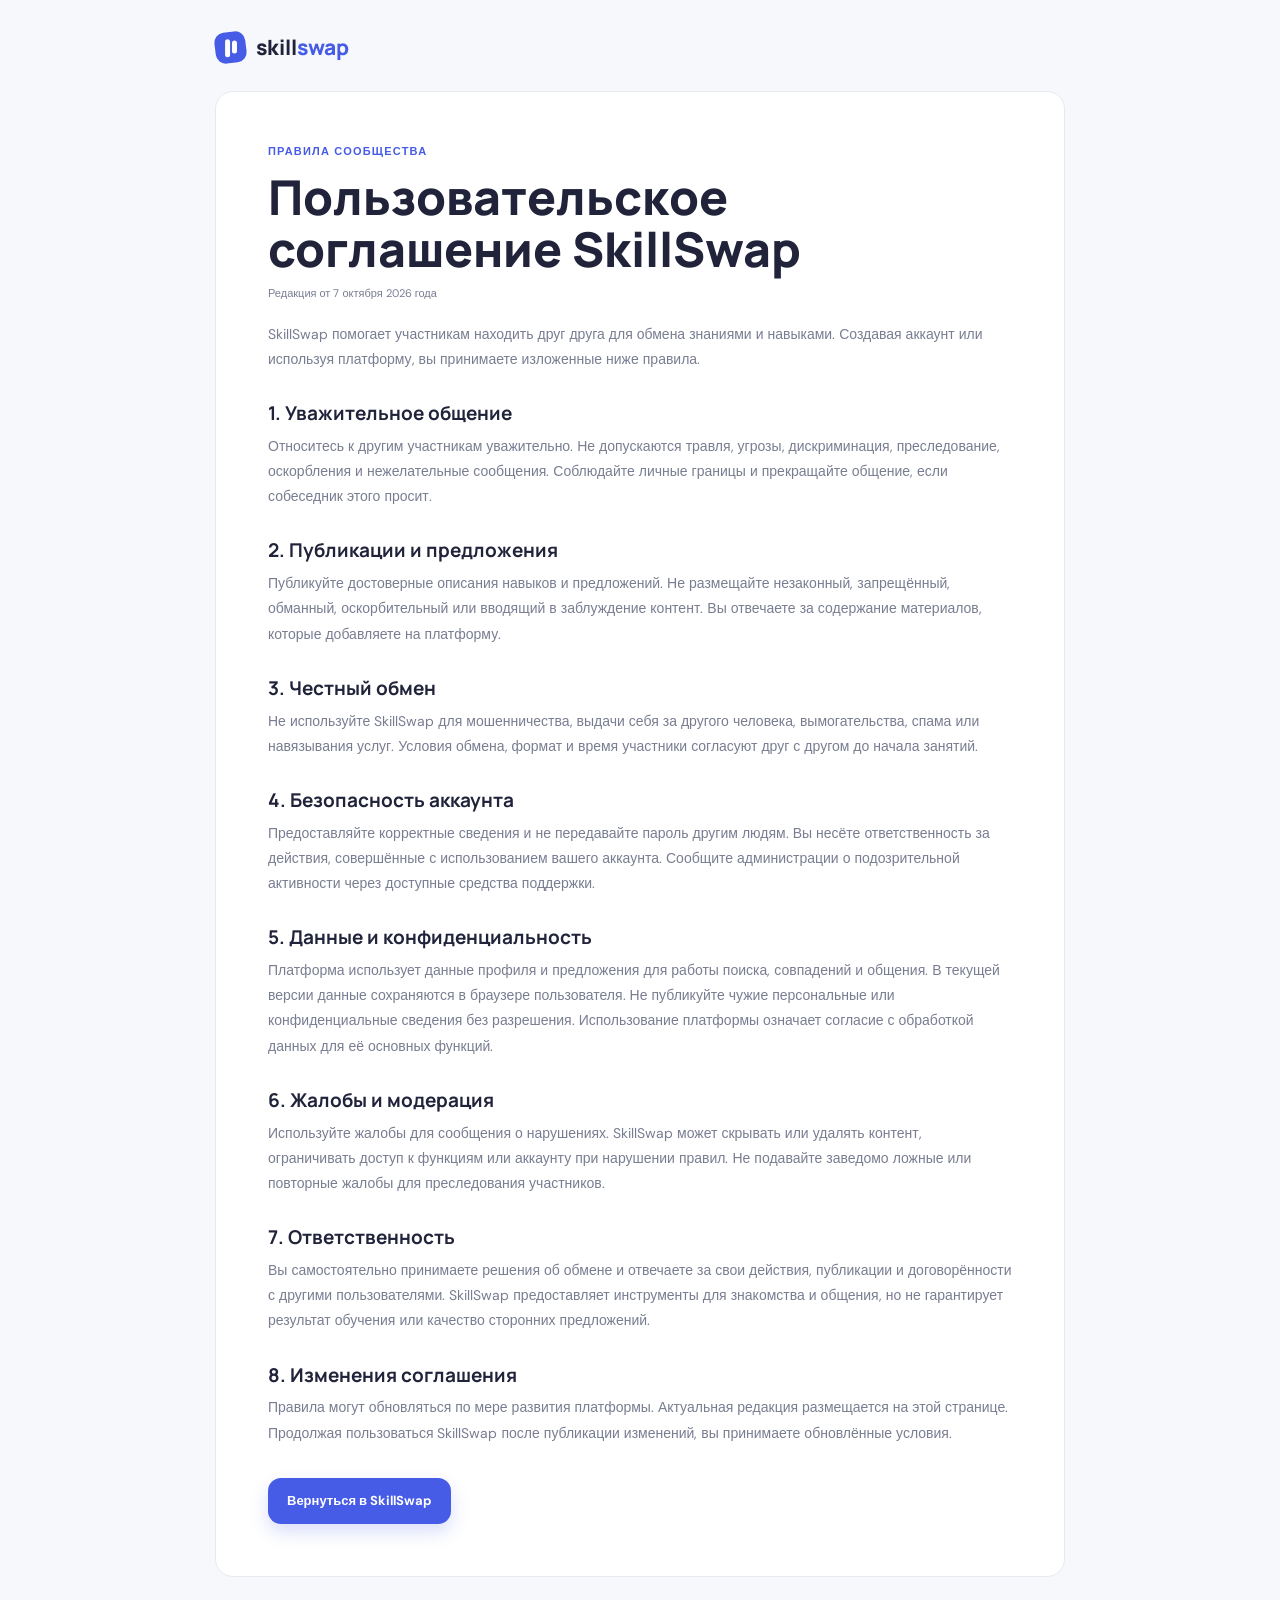
<file: terms.html>
<!doctype html>
<html lang="ru">
  <head>
    <meta charset="UTF-8" />
    <meta name="viewport" content="width=device-width, initial-scale=1.0" />
    <meta name="theme-color" content="#171923" />
    <title>Пользовательское соглашение — SkillSwap</title>
    <link rel="preconnect" href="https://fonts.googleapis.com" />
    <link rel="preconnect" href="https://fonts.gstatic.com" crossorigin />
    <link href="https://fonts.googleapis.com/css2?family=DM+Sans:wght@400;500;600;700&family=Manrope:wght@500;600;700;800&display=swap" rel="stylesheet" />
    <link rel="stylesheet" href="css/style.css" />
  </head>
  <body class="terms-page">
    <main class="terms-shell">
      <a class="brand" href="index.html" aria-label="SkillSwap — главная"><span class="brand-mark" aria-hidden="true"><span></span><span></span></span><span>skill<span class="brand-accent">swap</span></span></a>
      <article class="terms-document">
        <p class="eyebrow">Правила сообщества</p>
        <h1>Пользовательское соглашение SkillSwap</h1>
        <p class="terms-updated">Редакция от 7 октября 2026 года</p>
        <p>SkillSwap помогает участникам находить друг друга для обмена знаниями и навыками. Создавая аккаунт или используя платформу, вы принимаете изложенные ниже правила.</p>
        <h2>1. Уважительное общение</h2>
        <p>Относитесь к другим участникам уважительно. Не допускаются травля, угрозы, дискриминация, преследование, оскорбления и нежелательные сообщения. Соблюдайте личные границы и прекращайте общение, если собеседник этого просит.</p>
        <h2>2. Публикации и предложения</h2>
        <p>Публикуйте достоверные описания навыков и предложений. Не размещайте незаконный, запрещённый, обманный, оскорбительный или вводящий в заблуждение контент. Вы отвечаете за содержание материалов, которые добавляете на платформу.</p>
        <h2>3. Честный обмен</h2>
        <p>Не используйте SkillSwap для мошенничества, выдачи себя за другого человека, вымогательства, спама или навязывания услуг. Условия обмена, формат и время участники согласуют друг с другом до начала занятий.</p>
        <h2>4. Безопасность аккаунта</h2>
        <p>Предоставляйте корректные сведения и не передавайте пароль другим людям. Вы несёте ответственность за действия, совершённые с использованием вашего аккаунта. Сообщите администрации о подозрительной активности через доступные средства поддержки.</p>
        <h2>5. Данные и конфиденциальность</h2>
        <p>Платформа использует данные профиля и предложения для работы поиска, совпадений и общения. В текущей версии данные сохраняются в браузере пользователя. Не публикуйте чужие персональные или конфиденциальные сведения без разрешения. Использование платформы означает согласие с обработкой данных для её основных функций.</p>
        <h2>6. Жалобы и модерация</h2>
        <p>Используйте жалобы для сообщения о нарушениях. SkillSwap может скрывать или удалять контент, ограничивать доступ к функциям или аккаунту при нарушении правил. Не подавайте заведомо ложные или повторные жалобы для преследования участников.</p>
        <h2>7. Ответственность</h2>
        <p>Вы самостоятельно принимаете решения об обмене и отвечаете за свои действия, публикации и договорённости с другими пользователями. SkillSwap предоставляет инструменты для знакомства и общения, но не гарантирует результат обучения или качество сторонних предложений.</p>
        <h2>8. Изменения соглашения</h2>
        <p>Правила могут обновляться по мере развития платформы. Актуальная редакция размещается на этой странице. Продолжая пользоваться SkillSwap после публикации изменений, вы принимаете обновлённые условия.</p>
        <a class="button button-primary" href="index.html">Вернуться в SkillSwap</a>
      </article>
    </main>
  </body>
</html>
</file>
<file: css/style.css>
@import url('https://fonts.googleapis.com/css2?family=DM+Sans:wght@400;500;600;700&family=Manrope:wght@500;600;700;800&display=swap');

:root {
  font-family: 'DM Sans', sans-serif;
  color: #20233a;
  background: #f7f8fc;
  font-synthesis: none;
  text-rendering: optimizeLegibility;
  --ink: #20233a;
  --muted: #797d91;
  --line: #e8e9f0;
  --paper: #ffffff;
  --canvas: #f7f8fc;
  --blue: #465be6;
  --blue-dark: #3548ce;
  --blue-soft: #eef0ff;
  --lime: #d8f475;
  --coral: #ff856c;
  --mint: #dff5ed;
  --shadow: 0 16px 45px rgba(45, 49, 90, 0.08);
  --radius: 20px;
  color-scheme: light;
}

* { box-sizing: border-box; }
html { min-width: 320px; scroll-behavior: smooth; }
body { margin: 0; min-width: 320px; background: var(--canvas); }
button, input, select, textarea { font: inherit; }
button, a { -webkit-tap-highlight-color: transparent; }
button { color: inherit; }
a { color: inherit; text-decoration: none; }
button:focus-visible, a:focus-visible, input:focus-visible, select:focus-visible, textarea:focus-visible { outline: 3px solid rgba(70, 91, 230, .3); outline-offset: 3px; }

.site-header { position: sticky; z-index: 20; top: 0; height: 76px; border-bottom: 1px solid rgba(232, 233, 240, .78); background: rgba(255, 255, 255, .91); backdrop-filter: blur(16px); }
.header-inner { width: min(1200px, calc(100% - 48px)); height: 100%; margin: auto; display: flex; align-items: center; justify-content: space-between; gap: 28px; }
.brand { display: inline-flex; align-items: center; gap: 10px; flex: 0 0 auto; font: 800 21px/1 'Manrope', sans-serif; letter-spacing: 0; }
.brand-accent { color: var(--blue); }
.brand-mark { position: relative; display: inline-flex; width: 31px; height: 31px; align-items: center; justify-content: center; gap: 2px; border-radius: 10px; background: var(--blue); transform: rotate(-7deg); }
.brand-mark span { width: 5px; height: 13px; border-radius: 4px; background: white; transform: rotate(7deg); }
.brand-mark span:first-child { height: 18px; }
.primary-nav { display: flex; align-items: center; gap: clamp(14px, 2vw, 28px); height: 100%; }
.primary-nav a { display: inline-flex; align-items: center; gap: 8px; min-height: 40px; color: #666b80; font-size: 13px; font-weight: 600; transition: color .18s ease; white-space: nowrap; }
.primary-nav a:hover, .primary-nav a.active { color: var(--blue); }
.account-actions { position: relative; display: flex; align-items: center; gap: 8px; flex: 0 0 auto; }
.header-auth-button { min-height: 38px; padding: 0 13px; font-size: 11px; }
.account-button { display: inline-flex; align-items: center; gap: 8px; min-height: 40px; padding: 4px 9px 4px 4px; border: 1px solid var(--line); border-radius: 12px; color: var(--ink); background: white; font-size: 12px; font-weight: 700; cursor: pointer; }
.account-menu { position: absolute; z-index: 30; top: calc(100% + 8px); right: 0; display: none; min-width: 180px; padding: 7px; border: 1px solid var(--line); border-radius: 13px; background: white; box-shadow: var(--shadow); }
.account-menu.is-open { display: grid; }
.account-menu button { padding: 10px; border: 0; border-radius: 8px; color: #666b80; background: transparent; text-align: left; font-size: 12px; cursor: pointer; }
.account-menu button:hover { color: var(--blue); background: var(--blue-soft); }
.count-badge { display: inline-grid; min-width: 19px; height: 19px; padding: 0 5px; place-items: center; border-radius: 20px; color: #fff; background: var(--coral); font-size: 10px; font-weight: 700; }
.nav-match-dot { width: 6px; height: 6px; border-radius: 50%; background: #9bd557; }
.nav-avatar, .avatar { position: relative; display: inline-grid; flex: 0 0 auto; place-items: center; border-radius: 50%; color: #fff; background: var(--avatar-bg, #7886ed); font-weight: 700; }
.nav-avatar { width: 28px; height: 28px; font-size: 11px; }
.mobile-menu-button { display: none; width: 42px; height: 42px; align-items: center; justify-content: center; flex-direction: column; gap: 5px; border: 1px solid var(--line); border-radius: 13px; background: white; cursor: pointer; }
.mobile-menu-button span { width: 16px; height: 2px; border-radius: 4px; background: var(--ink); }

#main-content { min-height: calc(100vh - 142px); }
.page-shell { width: min(1200px, calc(100% - 48px)); margin: 0 auto; padding: 44px 0 88px; animation: rise-in .3s ease both; }
@keyframes rise-in { from { opacity: 0; transform: translateY(7px); } to { opacity: 1; transform: translateY(0); } }
.startup-loading { min-height: 65vh; display: flex; align-items: center; justify-content: center; gap: 12px; color: var(--muted); font-size: 14px; }
.spinner { width: 19px; height: 19px; border: 2px solid #dfe2f4; border-top-color: var(--blue); border-radius: 50%; animation: spin .75s linear infinite; }
@keyframes spin { to { transform: rotate(360deg); } }
.eyebrow { margin: 0 0 13px; color: var(--blue); font-size: 11px; font-weight: 700; letter-spacing: 1.2px; text-transform: uppercase; }
h1, h2, h3, p { margin-top: 0; }
h1, h2, h3 { font-family: 'Manrope', sans-serif; letter-spacing: 0; }
h1 { margin-bottom: 18px; font-size: clamp(38px, 5vw, 62px); line-height: 1.08; font-weight: 800; }
h2 { margin-bottom: 10px; font-size: 28px; line-height: 1.2; }
h3 { margin-bottom: 8px; font-size: 17px; line-height: 1.3; }
.muted { color: var(--muted); }
.section-heading { display: flex; align-items: end; justify-content: space-between; gap: 24px; margin-bottom: 22px; }
.section-heading h2 { margin-bottom: 0; }
.section-heading p { margin: 7px 0 0; color: var(--muted); font-size: 14px; }
.section-block { margin-top: 68px; }
.text-link { display: inline-flex; align-items: center; gap: 8px; color: var(--blue); font-size: 13px; font-weight: 700; transition: gap .18s ease; }
.text-link:hover { gap: 12px; }
.about-page { overflow: hidden; }
.about-hero { min-height: 500px; display: grid; grid-template-columns: 1.05fr .95fr; align-items: center; gap: 42px; padding-top: 65px; padding-bottom: 70px; }
.about-hero-copy h1 { max-width: 690px; margin-bottom: 20px; font-size: clamp(36px, 5vw, 60px); }
.about-hero-copy > p:not(.eyebrow) { max-width: 540px; margin-bottom: 28px; color: var(--muted); font-size: 16px; line-height: 1.7; }
.about-hero-art { position: relative; min-height: 350px; overflow: hidden; border: 1px solid #e3e6ff; border-radius: 28px; background: #eef0ff; }
.about-hero-art::before, .about-hero-art::after { position: absolute; border: 1px solid rgba(70,91,230,.15); border-radius: 50%; content: ''; }
.about-hero-art::before { width: 330px; height: 330px; top: 12px; left: 50%; transform: translateX(-50%); }
.about-hero-art::after { width: 480px; height: 480px; top: -63px; left: 50%; transform: translateX(-50%); }
.about-art-center { position: absolute; z-index: 2; top: 50%; left: 50%; display: grid; width: 100px; height: 100px; place-content: center; border: 8px solid #d8f475; border-radius: 50%; color: var(--blue); background: white; box-shadow: var(--shadow); font: 800 31px 'Manrope', sans-serif; text-align: center; transform: translate(-50%, -50%) rotate(-7deg); }
.about-art-center small { display: block; margin-top: 2px; color: var(--muted); font: 700 9px 'DM Sans', sans-serif; letter-spacing: 1px; text-transform: uppercase; }
.about-orbit { position: absolute; z-index: 3; display: flex; align-items: center; gap: 9px; padding: 13px 15px; border: 1px solid rgba(255,255,255,.9); border-radius: 14px; background: white; box-shadow: 0 16px 35px rgba(45,49,90,.12); font-size: 12px; font-weight: 700; }
.about-orbit b { color: var(--blue); font-size: 18px; }
.about-orbit-a { top: 73px; left: 11%; transform: rotate(-8deg); }
.about-orbit-b { right: 9%; bottom: 74px; transform: rotate(7deg); }
.about-art-tag { position: absolute; right: 50%; bottom: 22px; color: #6972b7; font-size: 10px; font-weight: 700; letter-spacing: 1px; text-transform: uppercase; transform: translateX(50%); }
.about-subnav { position: sticky; z-index: 10; top: 76px; border-top: 1px solid var(--line); border-bottom: 1px solid var(--line); background: rgba(255,255,255,.92); backdrop-filter: blur(14px); }
.about-subnav > div { width: min(1200px, calc(100% - 48px)); margin: auto; display: flex; gap: 25px; }
.about-subnav a { padding: 15px 0; color: var(--muted); font-size: 12px; font-weight: 700; }
.about-subnav a:hover { color: var(--blue); }
.about-section { scroll-margin-top: 135px; }
.about-intro { display: grid; grid-template-columns: 1fr 1fr; align-items: end; gap: 50px; margin-bottom: 65px; }
.about-intro h2, .about-section-heading h2 { margin-bottom: 9px; font-size: 31px; }
.about-intro > p, .about-section-heading > p:not(.eyebrow) { margin: 0; color: var(--muted); font-size: 14px; line-height: 1.75; }
.about-section-heading { margin-bottom: 22px; }
.about-steps { display: grid; grid-template-columns: repeat(4, 1fr); gap: 12px; margin-bottom: 68px; }
.about-step { position: relative; min-height: 245px; padding: 21px; border: 1px solid var(--line); border-radius: 17px; background: white; transition: transform .2s ease, box-shadow .2s ease; }
.about-step:hover { transform: translateY(-4px); box-shadow: var(--shadow); }
.about-step-icon { display: grid; width: 43px; height: 43px; margin-bottom: 25px; place-items: center; border-radius: 13px; color: var(--blue); background: var(--blue-soft); font-size: 21px; }
.about-step:nth-child(2) .about-step-icon { color: #597d2c; background: #edf7d3; }
.about-step:nth-child(3) .about-step-icon { color: #b55446; background: #fff0ec; }
.about-step:nth-child(4) .about-step-icon { color: #497b76; background: #e7f5f2; }
.about-step small { color: #a1a4b2; font-size: 10px; font-weight: 700; }
.about-step h3 { margin: 7px 0 8px; font-size: 15px; }
.about-step p { margin: 0; color: var(--muted); font-size: 12px; line-height: 1.6; }
.benefits-grid { display: grid; grid-template-columns: repeat(3, 1fr); gap: 10px; margin-bottom: 20px; }
.benefit-item { display: flex; align-items: center; gap: 11px; min-height: 70px; padding: 14px 16px; border: 1px solid var(--line); border-radius: 14px; background: white; }
.benefit-item span { display: grid; width: 30px; height: 30px; flex: 0 0 auto; place-items: center; border-radius: 9px; color: var(--blue); background: var(--blue-soft); font-size: 15px; }
.benefit-item strong { font-size: 11px; line-height: 1.4; }
.about-faq-list { max-width: 820px; margin: 0 auto; border-top: 1px solid var(--line); }
.about-faq-list details { border-bottom: 1px solid var(--line); }
.about-faq-list summary { display: flex; align-items: center; justify-content: space-between; gap: 18px; padding: 19px 3px; color: var(--ink); font-size: 14px; font-weight: 700; cursor: pointer; list-style: none; }
.about-faq-list summary::-webkit-details-marker { display: none; }
.about-faq-list summary span { color: var(--blue); font-size: 20px; font-weight: 400; transition: transform .2s ease; }
.about-faq-list details[open] summary span { transform: rotate(45deg); }
.about-faq-list details p { max-width: 690px; margin: -3px 35px 19px 3px; color: var(--muted); font-size: 13px; line-height: 1.7; animation: about-faq-open .2s ease both; }
@keyframes about-faq-open { from { opacity: 0; transform: translateY(-4px); } to { opacity: 1; transform: translateY(0); } }
.contact-layout { display: grid; grid-template-columns: minmax(230px, .65fr) minmax(0, 1.35fr); gap: 22px; align-items: start; }
.contact-card { min-height: 250px; padding: 25px; border-radius: 18px; background: #eff1ff; }
.contact-card-icon { display: grid; width: 45px; height: 45px; margin-bottom: 22px; place-items: center; border-radius: 13px; color: var(--blue); background: white; font-size: 20px; }
.contact-card h3 { margin-bottom: 9px; font-size: 17px; }
.contact-card p { margin-bottom: 22px; color: #727895; font-size: 12px; line-height: 1.65; }
#about-contacts { position: relative; isolation: isolate; }
#about-contacts::before { position: absolute; z-index: -1; top: 0; bottom: 0; left: 50%; width: 100vw; background: linear-gradient(135deg, #f1f3ff, #f8f9fd 58%, #eef4ff); content: ''; transform: translateX(-50%); }
.about-contact-form { border-color: #dfe3f0; background: #fff; box-shadow: 0 14px 38px rgba(48, 59, 112, .08); }
.about-contact-form .form-field input,
.about-contact-form .form-field select,
.about-contact-form .form-field textarea { border-color: #dfe3f0; background: #fff; }
.about-contact-form .form-field input:focus,
.about-contact-form .form-field select:focus,
.about-contact-form .form-field textarea:focus { border-color: #9da9f5; outline: none; box-shadow: 0 0 0 3px rgba(70, 91, 230, .1); }
.about-contact-form .button { margin-top: 18px; }
.reviews-grid { display: grid; grid-template-columns: repeat(3, 1fr); gap: 14px; }
.review-card { min-height: 220px; display: flex; flex-direction: column; padding: 21px; border: 1px solid var(--line); border-radius: 17px; background: white; transition: transform .2s ease, box-shadow .2s ease; }
.review-card:hover { transform: translateY(-3px); box-shadow: var(--shadow); }
.review-top { display: flex; align-items: center; gap: 10px; }
.review-top strong, .review-top time { display: block; }
.review-top strong { margin-bottom: 3px; font-size: 12px; }
.review-top time { color: #a0a3b0; font-size: 9px; }
.review-stars { margin: 19px 0 10px; color: #e3a43d; font-size: 14px; letter-spacing: 2px; }
.review-stars span { color: #e5e6ed; }
.review-card p { margin: 0; color: var(--muted); font-size: 12px; line-height: 1.65; }
.review-demo-label { margin-top: auto; padding-top: 15px; color: #a0a3b0; font-size: 9px; }
.review-form-panel { max-width: 560px; margin: 24px auto 0; padding: 24px; border: 1px solid var(--line); border-radius: 17px; background: white; }
.review-form-panel h3 { margin-bottom: 18px; font-size: 17px; }
.about-cta { display: flex; align-items: center; justify-content: space-between; gap: 30px; margin-top: 20px; padding: 50px max(24px, calc((100% - 1100px) / 2)); background: #eef0ff; }
.about-cta h2 { max-width: 650px; margin-bottom: 10px; font-size: 31px; }
.about-cta p:not(.eyebrow) { max-width: 620px; margin: 0; color: var(--muted); font-size: 14px; line-height: 1.6; }

.hero { position: relative; min-height: 430px; display: grid; grid-template-columns: 1.12fr .88fr; align-items: center; gap: 28px; overflow: hidden; padding: 54px 62px; border: 1px solid #e9eafb; border-radius: 28px; background: #eef0ff; }
.hero::before { position: absolute; right: 32%; top: -165px; width: 380px; height: 380px; border: 1px solid rgba(70, 91, 230, .11); border-radius: 50%; content: ''; }
.hero::after { position: absolute; right: 28%; bottom: -245px; width: 470px; height: 470px; border: 1px solid rgba(70, 91, 230, .1); border-radius: 50%; content: ''; }
.hero-copy, .hero-visual { position: relative; z-index: 1; }
.hero h1 { max-width: 650px; }
.hero h1 span { color: var(--blue); }
.hero-copy > p:not(.eyebrow) { max-width: 510px; margin-bottom: 25px; color: #666b80; font-size: 16px; line-height: 1.7; }
.hero-actions { display: flex; flex-wrap: wrap; gap: 11px; }
.button { min-height: 46px; display: inline-flex; align-items: center; justify-content: center; gap: 9px; padding: 0 18px; border: 1px solid transparent; border-radius: 13px; font-size: 13px; font-weight: 700; cursor: pointer; transition: transform .18s ease, background .18s ease, box-shadow .18s ease; }
.button:hover { transform: translateY(-2px); }
.button-primary { color: white; background: var(--blue); box-shadow: 0 8px 18px rgba(70, 91, 230, .2); }
.button-primary:hover { background: var(--blue-dark); box-shadow: 0 10px 22px rgba(70, 91, 230, .26); }
.button-secondary { border-color: #dfe1ef; color: var(--ink); background: rgba(255, 255, 255, .82); }
.button-secondary:hover { background: white; }
.button-quiet { min-height: 40px; padding: 0 13px; color: var(--blue); background: var(--blue-soft); }
.button-danger { min-height: 40px; padding: 0 13px; color: #bd4d4d; background: #fff0ef; }
.hero-visual { min-height: 300px; display: grid; place-items: center; }
.orbit-card { position: absolute; width: min(350px, 100%); padding: 19px; border: 1px solid rgba(255,255,255,.9); border-radius: 20px; background: rgba(255,255,255,.94); box-shadow: 0 24px 55px rgba(46, 52, 111, .14); transform: rotate(-3deg); }
.orbit-card-back { width: 245px; padding: 15px; transform: translate(71px, -84px) rotate(8deg); background: var(--lime); box-shadow: none; }
.orbit-card-front { z-index: 1; transform: translate(-18px, 18px) rotate(-2deg); }
.orbit-top { display: flex; align-items: center; gap: 10px; margin-bottom: 16px; }
.avatar { width: 42px; height: 42px; font-size: 13px; }
.avatar-small { width: 32px; height: 32px; font-size: 10px; }
.avatar-large { width: 78px; height: 78px; font-size: 25px; }
.presence-indicator { width: 10px; height: 10px; flex: 0 0 auto; border: 2px solid var(--paper); border-radius: 50%; background: #a0a3ad; }
.avatar > .presence-indicator { position: absolute; right: -1px; bottom: -1px; width: 13px; height: 13px; }
.presence-indicator.is-online { background: #35b879; box-shadow: 0 0 0 2px rgba(53, 184, 121, .14); animation: presence-pulse 2.8s ease-in-out infinite; }
.presence-indicator.is-offline { background: #a0a3ad; }
@keyframes presence-pulse { 0%, 100% { box-shadow: 0 0 0 2px rgba(53, 184, 121, .12); } 50% { box-shadow: 0 0 0 4px rgba(53, 184, 121, .22); } }
.user-presence { width: fit-content; max-width: 100%; display: flex; align-items: center; flex-wrap: wrap; gap: 4px; color: #218756; font-size: 10px; font-weight: 600; line-height: 1.35; }
.user-presence .presence-indicator { width: 8px; height: 8px; border: 0; }
.user-presence.is-offline { color: var(--muted); }
.person-name { margin: 0 0 3px; font-size: 13px; font-weight: 700; }
.person-meta { margin: 0; color: var(--muted); font-size: 11px; }
.swap-line { display: grid; grid-template-columns: 1fr 25px 1fr; align-items: center; gap: 7px; }
.swap-skill { padding: 11px 10px; border-radius: 12px; background: #f5f6fb; }
.swap-skill span { display: block; margin-bottom: 5px; color: var(--muted); font-size: 9px; }
.swap-skill small { display: block; margin-bottom: 5px; color: var(--muted); font-size: 9px; }
.swap-skill strong { font-size: 12px; }
.swap-arrow { display: grid; place-items: center; color: var(--blue); font-size: 17px; font-weight: 700; }
.match-stamp { position: absolute; z-index: 2; right: -18px; bottom: 6px; display: flex; align-items: center; gap: 8px; padding: 11px 14px; border: 1px solid rgba(255,255,255,.85); border-radius: 14px; background: white; box-shadow: var(--shadow); font-size: 11px; font-weight: 700; transform: rotate(3deg); }
.match-stamp span:first-child { color: #ef785c; font-size: 17px; }
.social-proof { display: flex; align-items: center; gap: 10px; margin-top: 20px; color: var(--muted); font-size: 11px; }
.avatar-stack { display: inline-flex; padding-left: 6px; }
.avatar-stack .avatar { width: 25px; height: 25px; margin-left: -6px; border: 2px solid var(--blue-soft); font-size: 8px; }

.mood-grid { display: grid; grid-template-columns: repeat(6, 1fr); gap: 11px; }
.mood-card { min-height: 120px; display: flex; flex-direction: column; align-items: flex-start; justify-content: space-between; padding: 16px; border: 1px solid var(--line); border-radius: 16px; background: white; text-align: left; cursor: pointer; transition: transform .18s ease, border .18s ease, box-shadow .18s ease; }
.mood-card:hover { transform: translateY(-4px); border-color: #cbd0ff; box-shadow: 0 12px 25px rgba(54, 61, 118, .08); }
.mood-emoji { display: grid; width: 37px; height: 37px; place-items: center; border-radius: 12px; background: var(--mood-bg, #eff0ff); font-size: 19px; }
.mood-card strong { max-width: 145px; font-size: 12px; line-height: 1.4; }
.popular-list { display: flex; flex-wrap: wrap; gap: 9px; }
.popular-chip { padding: 10px 14px; border: 1px solid var(--line); border-radius: 12px; color: #62677d; background: white; font-size: 12px; font-weight: 600; cursor: pointer; transition: color .18s ease, border .18s ease, background .18s ease; }
.popular-chip:hover { border-color: #c7ccff; color: var(--blue); background: #f5f6ff; }
.steps-strip { display: grid; grid-template-columns: repeat(3, 1fr); gap: 1px; overflow: hidden; border: 1px solid var(--line); border-radius: 20px; background: var(--line); }
.step-item { min-height: 170px; padding: 25px; background: white; }
.step-number { display: grid; width: 32px; height: 32px; margin-bottom: 18px; place-items: center; border-radius: 10px; color: var(--blue); background: var(--blue-soft); font: 700 12px 'Manrope', sans-serif; }
.step-item:nth-child(2) .step-number { color: #597d2c; background: #edf7d3; }
.step-item:nth-child(3) .step-number { color: #b55446; background: #fff0ec; }
.step-item p { max-width: 300px; margin: 0; color: var(--muted); font-size: 13px; line-height: 1.6; }

.page-title-row { display: flex; align-items: end; justify-content: space-between; gap: 20px; margin-bottom: 27px; }
.page-title-row h1 { margin-bottom: 8px; font-size: 38px; }
.page-title-row p { margin: 0; color: var(--muted); font-size: 14px; }
.results-count { color: var(--muted); font-size: 12px; white-space: nowrap; }
.filter-panel { display: grid; grid-template-columns: minmax(220px, 1.6fr) repeat(3, minmax(130px, .8fr)) minmax(145px, .9fr); gap: 10px; margin-bottom: 22px; padding: 14px; border: 1px solid var(--line); border-radius: 17px; background: white; }
.field-control { width: 100%; min-height: 43px; padding: 0 12px; border: 1px solid #e9eaf1; border-radius: 11px; color: var(--ink); background: #fbfbfd; font-size: 12px; }
.field-control::placeholder { color: #a4a7b5; }
.search-wrap { position: relative; }
.search-wrap .field-control { padding-left: 39px; }
.search-icon { position: absolute; left: 13px; top: 50%; color: #9398aa; font-size: 15px; transform: translateY(-50%); pointer-events: none; }
.field-control:focus { border-color: #aeb5ff; outline: none; box-shadow: 0 0 0 3px rgba(70, 91, 230, .08); }
.card-grid { display: grid; grid-template-columns: repeat(3, minmax(0, 1fr)); gap: 16px; }
.skill-card { position: relative; min-width: 0; display: flex; flex-direction: column; padding: 19px; border: 1px solid var(--line); border-radius: 17px; background: white; transition: transform .18s ease, border-color .18s ease, box-shadow .18s ease; }
.skill-card:hover { transform: translateY(-3px); border-color: #d4d7ea; box-shadow: 0 14px 30px rgba(44, 47, 84, .07); }
.skill-card-top { display: flex; align-items: center; gap: 10px; margin-bottom: 17px; }
.card-user { min-width: 0; flex: 1; }
.card-user .person-name { overflow: hidden; text-overflow: ellipsis; white-space: nowrap; }
.card-region { margin: 0; color: #a0a3b0; font-size: 10px; }
.favorite-button { width: 36px; height: 36px; display: inline-grid; flex: 0 0 auto; place-items: center; border: 1px solid #edeef3; border-radius: 11px; color: #9295a3; background: white; font-size: 18px; cursor: pointer; transition: color .18s ease, background .18s ease, border .18s ease, transform .18s ease; }
.favorite-button:hover { transform: scale(1.06); border-color: #ffd6d0; color: var(--coral); }
.favorite-button.is-favorite { border-color: #ffe0dc; color: #f16c5e; background: #fff4f2; }
.card-skill-pair { display: grid; grid-template-columns: 1fr 1fr; gap: 8px; margin-bottom: 13px; }
.card-skill { min-width: 0; padding: 10px; border-radius: 11px; background: #f7f8fc; }
.card-skill.learn { background: #f2f7eb; }
.card-skill small { display: block; margin-bottom: 5px; color: #8e92a4; font-size: 9px; }
.card-skill strong { display: block; overflow: hidden; font-size: 12px; text-overflow: ellipsis; white-space: nowrap; }
.card-meta { display: flex; flex-wrap: wrap; gap: 6px; margin-bottom: 12px; }
.meta-tag { padding: 6px 8px; border-radius: 8px; color: #71768a; background: #f4f5f8; font-size: 9px; font-weight: 600; }
.card-description { min-height: 39px; display: -webkit-box; overflow: hidden; margin-bottom: 16px; color: #797d8e; font-size: 11px; line-height: 1.6; -webkit-box-orient: vertical; -webkit-line-clamp: 2; line-clamp: 2; }
.card-actions { display: flex; align-items: center; justify-content: space-between; gap: 8px; margin-top: auto; }
.card-actions .button { min-height: 37px; padding: 0 12px; font-size: 11px; }
.write-button { min-height: 37px; padding: 0 12px; font-size: 11px; }
.moderation-button { min-height: 37px; padding: 0 12px; color: #bd4d4d; background: #fff0ef; font-size: 11px; }
.report-button { width: 36px; min-height: 36px; padding: 0; font-size: 15px; line-height: 1; }
.chat-header .chat-report-button { min-height: 36px; margin-left: auto; padding: 0 11px; color: #bd4d4d; background: #fff0ef; font-size: 10px; }
.card-hint { color: #a2a4b0; font-size: 10px; }
.match-badge { display: inline-flex; align-items: center; gap: 5px; padding: 6px 8px; border-radius: 8px; font-size: 9px; font-weight: 700; }
.match-badge.exact { color: #a94d25; background: #fff0e6; }
.match-badge.good { color: #4b6d23; background: #eef7dc; }
.match-badge.regular { color: #656c84; background: #f0f1f6; }
.mood-filter-note { display: flex; align-items: center; justify-content: space-between; gap: 12px; margin-bottom: 13px; padding: 12px 15px; border: 1px solid #e3e6ff; border-radius: 12px; color: #535d9e; background: #f2f3ff; font-size: 12px; }
.mood-filter-note button { border: 0; color: var(--blue); background: none; font-size: 11px; font-weight: 700; cursor: pointer; }

.empty-state { display: grid; min-height: 300px; padding: 38px 20px; place-content: center; justify-items: center; border: 1px dashed #dfe1ec; border-radius: 19px; background: rgba(255,255,255,.68); text-align: center; }
.empty-icon { display: grid; width: 58px; height: 58px; margin-bottom: 15px; place-items: center; border-radius: 18px; color: var(--blue); background: var(--blue-soft); font-size: 25px; }
.empty-state h2 { margin-bottom: 8px; font-size: 20px; }
.empty-state p { max-width: 350px; margin-bottom: 19px; color: var(--muted); font-size: 13px; line-height: 1.6; }

.form-layout { display: grid; grid-template-columns: minmax(0, 1.35fr) minmax(250px, .65fr); align-items: start; gap: 22px; }
.form-panel, .side-note, .profile-panel { padding: 25px; border: 1px solid var(--line); border-radius: 18px; background: white; }
.form-grid { display: grid; grid-template-columns: 1fr 1fr; gap: 17px 14px; }
.form-field { min-width: 0; display: flex; flex-direction: column; gap: 7px; }
.form-field.full { grid-column: 1 / -1; }
.form-field label { color: #53586c; font-size: 11px; font-weight: 700; }
.form-field input, .form-field select, .form-field textarea { width: 100%; min-height: 45px; padding: 11px 12px; border: 1px solid #e6e7ef; border-radius: 11px; color: var(--ink); background: #fcfcfe; font-size: 12px; }
.form-field textarea { min-height: 100px; resize: vertical; line-height: 1.6; }
.form-field input::placeholder, .form-field textarea::placeholder { color: #a5a8b5; }
.form-field [aria-invalid="true"] { border-color: #e6877c; background: #fffafa; }
.field-error { min-height: 13px; color: #c4554d; font-size: 10px; }
.form-hint { color: #9a9eac; font-size: 10px; line-height: 1.5; }
.form-actions { display: flex; align-items: center; justify-content: space-between; gap: 12px; margin-top: 20px; }
.side-note { position: sticky; top: 100px; overflow: hidden; background: #eff1ff; }
.side-note-art { display: flex; align-items: center; justify-content: center; height: 150px; margin: -25px -25px 22px; background: #e1e5ff; }
.note-orbit { width: 95px; height: 95px; display: grid; place-items: center; border: 1px solid rgba(70,91,230,.2); border-radius: 50%; color: var(--blue); font: 800 35px 'Manrope', sans-serif; transform: rotate(-9deg); }
.side-note p { margin-bottom: 0; color: #727895; font-size: 12px; line-height: 1.7; }
.side-note h3 { font-size: 16px; }
.success-banner { display: flex; align-items: center; gap: 11px; margin-bottom: 17px; padding: 13px 15px; border: 1px solid #c8e9d9; border-radius: 12px; color: #327352; background: #effaf4; font-size: 12px; }
.success-banner span { font-size: 17px; }

.matches-intro { display: flex; align-items: center; justify-content: space-between; gap: 18px; margin-bottom: 25px; padding: 22px 25px; border: 1px solid #e4e7fd; border-radius: 18px; background: #eff1ff; }
.matches-intro-copy { display: flex; align-items: center; gap: 15px; }
.match-flower { display: grid; width: 48px; height: 48px; flex: 0 0 auto; place-items: center; border-radius: 15px; color: #bd654a; background: #fff0e8; font-size: 23px; }
.matches-intro h2 { margin: 0 0 5px; font-size: 18px; }
.matches-intro p { margin: 0; color: var(--muted); font-size: 12px; }
.match-legend { display: flex; align-items: center; gap: 12px; }
.match-legend .match-badge { white-space: nowrap; }
.matches-section { margin-top: 27px; }
.matches-section .section-heading { margin-bottom: 15px; }
.matches-section .section-heading h2 { font-size: 20px; }
.profile-hero { display: flex; align-items: center; gap: 18px; padding: 23px; border: 1px solid var(--line); border-radius: 19px; background: white; }
.profile-main { min-width: 0; flex: 1; }
.profile-main h2 { margin: 0 0 5px; font-size: 23px; }
.profile-main p { margin: 0; color: var(--muted); font-size: 12px; }
.profile-stats { display: grid; grid-template-columns: repeat(3, minmax(105px, 1fr)); gap: 10px; margin: 17px 0 20px; }
.stat-box { padding: 14px; border: 1px solid var(--line); border-radius: 13px; background: white; }
.stat-box strong { display: block; margin-bottom: 4px; font: 800 21px 'Manrope', sans-serif; }
.stat-box span { color: var(--muted); font-size: 10px; }
.profile-details { display: grid; grid-template-columns: 1fr 1fr; gap: 14px; margin-bottom: 22px; }
.profile-skill-box { padding: 17px; border: 1px solid var(--line); border-radius: 15px; background: white; }
.profile-skill-box h3 { margin-bottom: 12px; font-size: 13px; }
.skill-pills { display: flex; flex-wrap: wrap; gap: 7px; }
.skill-pill { padding: 7px 9px; border-radius: 9px; color: #535d9e; background: #f0f1ff; font-size: 10px; font-weight: 600; }
.skill-pill.wants { color: #547039; background: #f0f7e5; }
.profile-offers-title { margin-bottom: 13px; }
.profile-add-skill { margin-top: 10px; padding: 0; border: 0; background: none; cursor: pointer; }
.messages-layout { display: grid; grid-template-columns: 280px minmax(0, 1fr); min-height: 560px; overflow: hidden; border: 1px solid var(--line); border-radius: 18px; background: white; box-shadow: var(--shadow); }
.dialog-sidebar { border-right: 1px solid var(--line); background: #fbfbfd; }
.dialog-sidebar h2 { margin: 0; padding: 22px 19px 14px; font-size: 17px; }
.dialog-list { display: grid; gap: 2px; padding: 0 9px 12px; }
.dialog-item { position: relative; display: flex; align-items: center; gap: 9px; min-width: 0; padding: 11px 9px; border: 0; border-radius: 11px; background: transparent; text-align: left; cursor: pointer; }
.dialog-item:hover, .dialog-item.is-active { background: var(--blue-soft); }
.dialog-item-copy { min-width: 0; display: grid; flex: 1; gap: 3px; }
.dialog-item-copy strong, .dialog-item-copy span { overflow: hidden; text-overflow: ellipsis; white-space: nowrap; }
.dialog-item-copy strong { font-size: 12px; }
.dialog-item-copy span { color: var(--muted); font-size: 10px; }
.dialog-item time { align-self: flex-start; color: #a0a3b0; font-size: 9px; }
.dialog-item .count-badge { position: absolute; right: 7px; bottom: 8px; min-width: 16px; height: 16px; font-size: 9px; }
.dialog-empty { padding: 12px 15px; font-size: 12px; line-height: 1.5; }
.chat-panel { min-width: 0; display: flex; flex-direction: column; }
.chat-header { display: flex; align-items: center; gap: 11px; padding: 21px 24px; border-bottom: 1px solid var(--line); }
.chat-header h2 { margin: 0 0 3px; font-size: 18px; }
.chat-header p { margin: 0; color: var(--muted); font-size: 11px; }
.chat-messages { flex: 1; display: flex; flex-direction: column; gap: 9px; padding: 22px 24px; overflow-y: auto; background: #fcfcfe; }
.chat-message { align-self: flex-start; max-width: min(72%, 460px); padding: 10px 13px; border-radius: 13px 13px 13px 4px; background: white; box-shadow: 0 5px 16px rgba(45,49,90,.05); }
.chat-message.is-own { align-self: flex-end; border-radius: 13px 13px 4px 13px; color: white; background: var(--blue); }
.chat-message p { margin: 0 0 4px; font-size: 12px; line-height: 1.5; white-space: pre-wrap; overflow-wrap: anywhere; }
.chat-message time { display: block; color: #a0a3b0; font-size: 9px; text-align: right; }
.chat-message.is-own time { color: rgba(255,255,255,.72); }
.chat-no-messages { margin: auto; font-size: 12px; }
.chat-form { display: flex; gap: 9px; padding: 15px 19px; border-top: 1px solid var(--line); background: white; }
.chat-form input { min-width: 0; flex: 1; min-height: 43px; padding: 0 13px; border: 1px solid #e6e7ef; border-radius: 11px; color: var(--ink); background: #fcfcfe; font-size: 12px; }
.chat-form .button { min-width: 45px; padding: 0; }
.chat-empty { display: grid; flex: 1; place-content: center; justify-items: center; padding: 30px; text-align: center; }
.chat-empty h2 { margin-bottom: 8px; font-size: 20px; }
.chat-empty p { max-width: 260px; color: var(--muted); font-size: 12px; line-height: 1.6; }
.support-layout { display: grid; grid-template-columns: minmax(0, 1fr) minmax(300px, .9fr); align-items: start; gap: 22px; }
.support-layout h2, .support-tickets h2 { margin-bottom: 18px; font-size: 20px; }
.support-faq { padding: 25px; border: 1px solid var(--line); border-radius: 18px; background: white; }
.support-faq details { border-top: 1px solid var(--line); }
.support-faq summary { padding: 14px 0; color: var(--ink); font-size: 12px; font-weight: 700; cursor: pointer; }
.support-faq details p { margin: -3px 0 14px; color: var(--muted); font-size: 12px; line-height: 1.6; }
.support-tickets { margin-top: 24px; padding: 25px; border: 1px solid var(--line); border-radius: 18px; background: white; }
.support-ticket { display: grid; grid-template-columns: 80px 1fr auto; gap: 12px; align-items: center; padding: 13px 0; border-top: 1px solid var(--line); font-size: 12px; }
.support-ticket small { color: #4b6d23; font-size: 10px; }
.modal { width: min(540px, calc(100% - 28px)); max-height: min(88vh, 800px); padding: 0; overflow: auto; border: 1px solid rgba(231,232,241,.9); border-radius: 20px; color: var(--ink); background: white; box-shadow: 0 30px 100px rgba(24, 29, 61, .25); }
.modal::backdrop { background: rgba(29, 32, 54, .43); backdrop-filter: blur(4px); }
.modal-content { position: relative; padding: 25px; }
.modal-close { position: absolute; top: 15px; right: 15px; width: 34px; height: 34px; border: 1px solid var(--line); border-radius: 10px; color: #6b7083; background: white; font-size: 19px; cursor: pointer; }
.detail-person { display: flex; align-items: center; gap: 12px; margin: 5px 45px 23px 0; }
.detail-person h2 { margin: 0 0 4px; font-size: 21px; }
.detail-pair { display: grid; grid-template-columns: 1fr 1fr; gap: 10px; margin-bottom: 17px; }
.detail-skill { padding: 15px; border-radius: 13px; background: #f5f6fb; }
.detail-skill.learn { background: #f0f7e8; }
.detail-skill small { display: block; margin-bottom: 7px; color: var(--muted); font-size: 10px; }
.detail-skill strong { font-size: 14px; }
.detail-description { color: #666b80; font-size: 13px; line-height: 1.7; }
.detail-meta { display: grid; grid-template-columns: 1fr 1fr; gap: 10px; margin: 17px 0 21px; }
.detail-meta div { padding: 12px; border: 1px solid var(--line); border-radius: 11px; }
.detail-meta small { display: block; margin-bottom: 5px; color: var(--muted); font-size: 9px; }
.detail-meta strong { font-size: 11px; }
.modal-actions { display: flex; justify-content: space-between; gap: 10px; }
.modal-actions .button { flex: 1; }
.auth-lead { margin: -4px 0 21px; color: var(--muted); font-size: 13px; line-height: 1.6; }
.auth-form { display: grid; gap: 12px; }
.auth-form > .button { width: 100%; margin-top: 3px; }
.auth-error { min-height: 15px; margin: 0; color: #c4554d; font-size: 11px; }
.auth-switch { margin: 17px 0 0; color: var(--muted); font-size: 12px; text-align: center; }
.auth-switch button { padding: 0; border: 0; color: var(--blue); background: none; font-weight: 700; cursor: pointer; }
.toast-region { position: fixed; z-index: 50; right: 22px; bottom: 22px; display: grid; gap: 9px; }
.toast { max-width: min(370px, calc(100vw - 36px)); padding: 13px 16px; border: 1px solid #e7e8ef; border-radius: 13px; color: var(--ink); background: white; box-shadow: var(--shadow); font-size: 12px; animation: toast-in .2s ease both; }
.toast.success { border-color: #cbe8d8; }
.toast.error { border-color: #f1d1ca; }
@keyframes toast-in { from { opacity: 0; transform: translateY(8px); } to { opacity: 1; transform: translateY(0); } }
.site-footer { min-height: 66px; display: flex; align-items: center; justify-content: space-between; gap: 15px; padding: 14px max(24px, calc((100% - 1200px) / 2)); border-top: 1px solid var(--line); color: #9094a4; background: white; font-size: 10px; }
.footer-brand { color: var(--ink); font-size: 15px; }
.footer-brand .brand-mark { width: 24px; height: 24px; border-radius: 8px; }
.footer-brand .brand-mark span { height: 10px; width: 4px; }
.footer-brand .brand-mark span:first-child { height: 14px; }
.footer-note span { color: var(--coral); }

@media (max-width: 1050px) {
  .primary-nav { gap: 13px; }
  .primary-nav a { font-size: 11px; }
  .mood-grid { grid-template-columns: repeat(3, 1fr); }
  .filter-panel { grid-template-columns: repeat(3, 1fr); }
  .search-wrap { grid-column: span 2; }
  .card-grid { grid-template-columns: repeat(2, minmax(0, 1fr)); }
  .hero { padding: 45px; }
}
@media (max-width: 760px) {
  .site-header { height: 66px; }
  .header-inner { width: min(100% - 32px, 600px); }
  .mobile-menu-button { display: flex; }
  .primary-nav { position: absolute; top: 65px; right: 0; left: 0; display: none; height: auto; align-items: stretch; flex-direction: column; gap: 0; padding: 8px 16px 14px; border-bottom: 1px solid var(--line); background: white; box-shadow: 0 18px 28px rgba(35, 40, 75, .08); }
  .primary-nav.is-open { display: flex; }
  .primary-nav a { min-height: 45px; padding: 0 8px; font-size: 13px; }
  .profile-nav-link { border-top: 1px solid var(--line); }
  .page-shell { width: min(100% - 32px, 600px); padding: 28px 0 62px; }
  .hero { min-height: auto; grid-template-columns: 1fr; gap: 8px; padding: 33px 25px 28px; border-radius: 22px; }
  .hero h1 { max-width: 570px; font-size: clamp(38px, 10vw, 54px); }
  .hero-copy > p:not(.eyebrow) { font-size: 14px; }
  .hero-visual { min-height: 280px; margin-top: 2px; }
  .orbit-card { width: min(335px, 87%); }
  .orbit-card-back { width: min(245px, 67%); }
  .match-stamp { right: 0; }
  .section-block { margin-top: 49px; }
  .section-heading { align-items: flex-start; }
  .section-heading h2 { font-size: 23px; }
  .mood-grid { grid-template-columns: repeat(2, 1fr); gap: 9px; }
  .mood-card { min-height: 108px; padding: 13px; }
  .steps-strip { grid-template-columns: 1fr; }
  .step-item { min-height: 145px; }
  .page-title-row { align-items: flex-start; flex-direction: column; gap: 10px; margin-bottom: 20px; }
  .page-title-row h1 { font-size: 32px; }
  .filter-panel { grid-template-columns: 1fr 1fr; padding: 11px; }
  .search-wrap { grid-column: 1 / -1; }
  .card-grid { grid-template-columns: 1fr; }
  .skill-card { padding: 17px; }
  .form-layout { grid-template-columns: 1fr; }
  .side-note { position: static; }
  .side-note-art { height: 115px; }
  .form-panel { padding: 19px; }
  .matches-intro { align-items: flex-start; flex-direction: column; padding: 18px; }
  .match-legend { flex-wrap: wrap; }
  .profile-hero { align-items: flex-start; flex-wrap: wrap; padding: 19px; }
  .profile-hero > .button { margin-left: 96px; }
  .profile-stats { grid-template-columns: repeat(3, 1fr); }
  .profile-details { grid-template-columns: 1fr; }
  .messages-layout, .support-layout { grid-template-columns: 1fr; }
  .dialog-sidebar { border-right: 0; border-bottom: 1px solid var(--line); }
  .dialog-sidebar h2 { padding-bottom: 10px; }
  .dialog-list { max-height: 190px; overflow-y: auto; }
  .chat-panel { min-height: 440px; }
  .support-faq { padding: 19px; }
  .support-ticket { grid-template-columns: 1fr auto; }
  .support-ticket span { grid-column: 1 / -1; grid-row: 1; }
  .card-actions { flex-wrap: wrap; justify-content: flex-start; }
  .card-actions .card-hint { width: 100%; }
  .about-hero { grid-template-columns: 1fr; gap: 20px; padding-top: 30px; }
  .about-hero-copy h1 { font-size: 35px; }
  .about-hero-art { min-height: 285px; }
  .about-subnav { top: 66px; overflow-x: auto; }
  .about-subnav > div { width: max-content; min-width: 100%; justify-content: center; gap: 20px; }
  .about-intro { grid-template-columns: 1fr; gap: 14px; margin-bottom: 42px; }
  .about-intro h2, .about-section-heading h2 { font-size: 25px; }
  .about-steps { grid-template-columns: 1fr 1fr; margin-bottom: 48px; }
  .about-step { min-height: 215px; padding: 17px; }
  .benefits-grid, .reviews-grid { grid-template-columns: 1fr; }
  .contact-layout { grid-template-columns: 1fr; }
  .about-cta { align-items: flex-start; flex-direction: column; padding: 36px 16px; }
  .about-cta h2 { font-size: 25px; }
  .site-footer { flex-wrap: wrap; justify-content: flex-start; padding: 16px; }
  .footer-note { margin-left: auto; }
}
@media (max-width: 420px) {
  .brand { font-size: 19px; }
  .hero-actions { align-items: stretch; flex-direction: column; }
  .hero-actions .button { width: 100%; }
  .hero-visual { min-height: 250px; }
  .orbit-card { padding: 15px; }
  .orbit-card-back { padding: 12px; }
  .filter-panel { grid-template-columns: 1fr; }
  .search-wrap { grid-column: auto; }
  .form-grid { grid-template-columns: 1fr; }
  .form-field.full { grid-column: auto; }
  .form-actions { align-items: stretch; flex-direction: column-reverse; }
  .profile-stats { gap: 6px; }
  .stat-box { padding: 11px 9px; }
  .stat-box strong { font-size: 18px; }
  .detail-pair, .detail-meta { grid-template-columns: 1fr; }
  .about-steps { grid-template-columns: 1fr; }
  .about-subnav > div { justify-content: flex-start; padding: 0 16px; }
  .about-orbit-a { left: 7%; }
  .about-orbit-b { right: 5%; }
}

.primary-nav { height: 44px; flex: 0 1 auto; gap: 3px; padding: 3px; border: 1px solid var(--line); border-radius: 12px; background: var(--canvas); }
.primary-nav a { min-height: 36px; padding: 0 11px; border-radius: 9px; color: var(--muted); transition: color .18s ease, background .18s ease, box-shadow .18s ease; }
.primary-nav a:hover { color: var(--blue); background: var(--blue-soft); }
.primary-nav a.active { color: var(--blue); background: var(--paper); box-shadow: 0 1px 4px rgba(35, 40, 75, .1); }
.home-shell .hero { min-height: 480px; }
.home-shell .section-block { margin-top: 54px; padding-top: 28px; border-top: 1px solid var(--line); }
.mood-card { min-height: 184px; justify-content: flex-start; gap: 12px; }
.mood-photo { width: 100%; height: 82px; }
.mood-card strong { max-width: none; }

@media (max-width: 1050px) {
  .header-inner { gap: 14px; }
  .primary-nav { gap: 2px; }
  .primary-nav a { padding: 0 7px; }
}
@media (min-width: 761px) and (max-width: 1000px) {
  .mobile-menu-button { display: flex; }
  .primary-nav { position: absolute; top: 65px; right: 16px; left: 16px; display: none; height: auto; align-items: stretch; flex-direction: column; gap: 0; padding: 8px 16px 14px; border: 0; border-bottom: 1px solid var(--line); border-radius: 0 0 14px 14px; background: var(--paper); box-shadow: 0 18px 28px rgba(35, 40, 75, .08); }
  .primary-nav.is-open { display: flex; }
  .primary-nav a { min-height: 43px; padding: 0 10px; }
  .primary-nav a.active { box-shadow: none; }
}
@media (max-width: 760px) {
  .primary-nav { top: 65px; height: auto; gap: 0; padding: 8px 16px 14px; border: 0; border-bottom: 1px solid var(--line); border-radius: 0; background: var(--paper); box-shadow: 0 18px 28px rgba(35, 40, 75, .08); }
  .primary-nav a { min-height: 43px; padding: 0 10px; border-radius: 9px; }
  .primary-nav a.active { box-shadow: none; }
  .home-shell .section-block { margin-top: 42px; padding-top: 23px; }
  .mood-card { min-height: 177px; }
  .mood-photo { height: 76px; }
}
@media (max-width: 420px) {
  .primary-nav { top: 96px; }
  .home-shell .hero { min-height: 0; }
  .mood-card { min-height: 170px; }
  .mood-photo { height: 68px; }
}
@media (prefers-reduced-motion: reduce) {
  *, *::before, *::after { scroll-behavior: auto !important; animation-duration: .01ms !important; animation-iteration-count: 1 !important; transition-duration: .01ms !important; }
}

.theme-switch { display: inline-flex; flex: 0 0 auto; gap: 3px; padding: 3px; border: 1px solid var(--line); border-radius: 12px; background: var(--canvas); }
.theme-switch button { min-height: 30px; padding: 0 9px; border: 0; border-radius: 9px; color: var(--muted); background: transparent; font-size: 10px; font-weight: 700; cursor: pointer; transition: color .18s ease, background .18s ease, box-shadow .18s ease; }
.theme-switch button[aria-pressed="true"] { color: var(--blue); background: var(--paper); box-shadow: 0 1px 4px rgba(35, 40, 75, .12); }
.theme-switch button:hover { color: var(--blue); }
.avatar-image { display: block; width: 100%; height: 100%; border-radius: inherit; object-fit: cover; }
.hero::before, .hero::after { display: none; }
.hero-visual { min-height: 335px; overflow: hidden; border: 1px solid rgba(255,255,255,.75); border-radius: 23px; background: #d9dce8; isolation: isolate; }
.hero-visual::after { position: absolute; z-index: 0; inset: 0; background: linear-gradient(135deg, rgba(25, 29, 55, .08), rgba(25, 29, 55, .27)); content: ''; }
.hero-image { position: absolute; z-index: -1; inset: 0; width: 100%; height: 100%; object-fit: cover; }
.orbit-card { z-index: 1; }
.orbit-card-back { z-index: 0; }
.match-stamp { right: 13px; bottom: 13px; transform: rotate(0); }
.mood-card { gap: 10px; }
.mood-photo { width: 48px; height: 48px; flex: 0 0 auto; border-radius: 12px; object-fit: cover; }
.avatar-picker { margin: 0 0 18px; }
.avatar-editor { display: flex; align-items: center; gap: 15px; }
.avatar-preview { width: 76px; height: 76px; flex: 0 0 auto; display: grid; place-items: center; overflow: hidden; border: 3px solid var(--paper); border-radius: 50%; color: white; background: var(--blue); box-shadow: 0 0 0 1px var(--line); font: 700 21px 'Manrope', sans-serif; }
.avatar-preview img { width: 100%; height: 100%; object-fit: cover; }
.avatar-editor-copy { display: grid; justify-items: start; gap: 5px; }
.avatar-editor-copy strong { font-size: 12px; }
.avatar-editor-copy p { margin: 0 0 3px; color: var(--muted); font-size: 10px; line-height: 1.5; }
.avatar-upload { min-height: 35px; padding: 0 11px; font-size: 10px; }
.avatar-upload input { position: absolute; width: 1px; height: 1px; overflow: hidden; clip: rect(0, 0, 0, 0); white-space: nowrap; clip-path: inset(50%); }
.avatar-options { display: flex; flex-wrap: wrap; gap: 8px; margin-top: 14px; }
.avatar-option { width: 43px; height: 43px; padding: 2px; overflow: hidden; border: 2px solid transparent; border-radius: 50%; background: transparent; cursor: pointer; transition: transform .18s ease, border-color .18s ease; }
.avatar-option:hover { transform: scale(1.08); }
.avatar-option[aria-pressed="true"] { border-color: var(--blue); }
.avatar-option img { display: block; width: 100%; height: 100%; border-radius: 50%; object-fit: cover; }

:root[data-theme="dark"] {
  color-scheme: dark;
  --ink: #f1f2f8;
  --muted: #a1a6b8;
  --line: #343746;
  --paper: #222531;
  --canvas: #171923;
  --blue: #8b98ff;
  --blue-dark: #7482f2;
  --blue-soft: #292e48;
  --lime: #d8f475;
  --coral: #ff927d;
  --mint: #273c38;
  --shadow: 0 16px 45px rgba(0, 0, 0, .25);
}
:root[data-theme="dark"] .user-presence.is-online,
:root[data-theme="dark"] .home-offer-author > div .user-presence.is-online { color: #71dca6; }
:root[data-theme="dark"] body { color: var(--ink); }
:root[data-theme="dark"] .site-header { border-color: var(--line); background: rgba(23, 25, 35, .94); }
:root[data-theme="dark"] .primary-nav a,
:root[data-theme="dark"] .form-field label,
:root[data-theme="dark"] .hero-copy > p:not(.eyebrow),
:root[data-theme="dark"] .detail-description { color: #c0c4d2; }
:root[data-theme="dark"] .primary-nav { background: var(--paper); }
:root[data-theme="dark"] .about-subnav,
:root[data-theme="dark"] .about-step,
:root[data-theme="dark"] .benefit-item,
:root[data-theme="dark"] .review-card,
:root[data-theme="dark"] .review-form-panel,
:root[data-theme="dark"] .account-button,
:root[data-theme="dark"] .account-menu,
:root[data-theme="dark"] .mobile-menu-button,
:root[data-theme="dark"] .about-orbit,
:root[data-theme="dark"] .orbit-card,
:root[data-theme="dark"] .match-stamp,
:root[data-theme="dark"] .mood-card,
:root[data-theme="dark"] .popular-chip,
:root[data-theme="dark"] .step-item,
:root[data-theme="dark"] .filter-panel,
:root[data-theme="dark"] .skill-card,
:root[data-theme="dark"] .empty-state,
:root[data-theme="dark"] .form-panel,
:root[data-theme="dark"] .profile-panel,
:root[data-theme="dark"] .profile-hero,
:root[data-theme="dark"] .stat-box,
:root[data-theme="dark"] .profile-skill-box,
:root[data-theme="dark"] .messages-layout,
:root[data-theme="dark"] .dialog-sidebar,
:root[data-theme="dark"] .chat-panel,
:root[data-theme="dark"] .chat-form,
:root[data-theme="dark"] .support-faq,
:root[data-theme="dark"] .support-tickets,
:root[data-theme="dark"] .modal,
:root[data-theme="dark"] .modal-close,
:root[data-theme="dark"] .toast,
:root[data-theme="dark"] .site-footer { color: var(--ink); background-color: var(--paper); border-color: var(--line); }
:root[data-theme="dark"] .site-footer { color: var(--muted); }
:root[data-theme="dark"] .hero { border-color: #343957; background: #22263a; }
:root[data-theme="dark"] .about-hero-art,
:root[data-theme="dark"] .about-cta,
:root[data-theme="dark"] #about-contacts::before,
:root[data-theme="dark"] .matches-intro,
:root[data-theme="dark"] .contact-card,
:root[data-theme="dark"] .side-note { border-color: #343957; background: #22263a; }
:root[data-theme="dark"] #about-contacts::before { border: 0; background: linear-gradient(135deg, #1b1e29, #202333 58%, #1b2231); }
:root[data-theme="dark"] .about-contact-form .form-field input:focus,
:root[data-theme="dark"] .about-contact-form .form-field select:focus,
:root[data-theme="dark"] .about-contact-form .form-field textarea:focus { background: #1b1e29; }
:root[data-theme="dark"] .account-menu button,
:root[data-theme="dark"] .popular-chip,
:root[data-theme="dark"] .field-control,
:root[data-theme="dark"] .form-field input,
:root[data-theme="dark"] .form-field select,
:root[data-theme="dark"] .form-field textarea,
:root[data-theme="dark"] .chat-form input { color: var(--ink); background: #1b1e29; border-color: var(--line); }
:root[data-theme="dark"] .field-control::placeholder,
:root[data-theme="dark"] .form-field input::placeholder,
:root[data-theme="dark"] .form-field textarea::placeholder { color: #888da0; }
:root[data-theme="dark"] .swap-skill,
:root[data-theme="dark"] .card-skill,
:root[data-theme="dark"] .meta-tag,
:root[data-theme="dark"] .detail-skill,
:root[data-theme="dark"] .dialog-item:hover,
:root[data-theme="dark"] .dialog-item.is-active,
:root[data-theme="dark"] .chat-messages { color: var(--ink); background: #1b1e29; }
:root[data-theme="dark"] .card-skill.learn,
:root[data-theme="dark"] .skill-pill.wants { background: #29372c; }
:root[data-theme="dark"] .chat-message { color: var(--ink); background: #292d3a; }
:root[data-theme="dark"] .button-secondary,
:root[data-theme="dark"] .favorite-button { color: var(--ink); background: #292d3a; border-color: var(--line); }
:root[data-theme="dark"] .button-primary { color: #fff; }
:root[data-theme="dark"] .account-menu button:hover { background: #292e48; }
:root[data-theme="dark"] .mood-filter-note { border-color: #3b4266; color: #c6cbff; background: #252a40; }
:root[data-theme="dark"] .empty-icon,
:root[data-theme="dark"] .about-step-icon,
:root[data-theme="dark"] .benefit-item span,
:root[data-theme="dark"] .step-number { background: #292e48; }
:root[data-theme="dark"] .review-stars span { color: #565a69; }
:root[data-theme="dark"] .about-art-center { color: #3548ce; background: #f6f7ff; }
:root[data-theme="dark"] .modal::backdrop { background: rgba(8, 9, 14, .72); }
:root[data-theme="dark"] .theme-switch { background: #1b1e29; }

@media (max-width: 760px) {
  .hero-visual { min-height: 295px; }
  .theme-switch button { padding: 0 7px; }
}
@media (max-width: 420px) {
  .site-header { height: auto; min-height: 66px; }
  .header-inner { height: auto; min-height: 66px; flex-wrap: wrap; gap: 4px 8px; padding: 8px 0; }
  .brand { font-size: 18px; }
  .mobile-menu-button { margin-left: auto; }
  .theme-switch { margin-left: auto; }
  .theme-switch button { min-height: 28px; padding: 0 6px; font-size: 9px; }
  .header-auth-button { min-height: 33px; padding: 0 8px; font-size: 10px; }
  .primary-nav { top: 96px; }
  .about-subnav { top: 96px; }
  .hero-visual { min-height: 260px; }
}

.home-shell .mood-card { min-height: 184px; align-items: stretch; justify-content: flex-start; gap: 12px; }
.home-shell .mood-photo { width: 100%; height: 82px; flex: 0 0 auto; }
.home-shell .mood-card strong { max-width: none; }
@media (max-width: 760px) {
  .home-shell .mood-card { min-height: 177px; }
  .home-shell .mood-photo { height: 76px; }
}
@media (max-width: 420px) {
  .home-shell .mood-card { min-height: 170px; }
  .home-shell .mood-photo { height: 68px; }
}

:root[data-theme="dark"] .primary-nav a.active { color: #f0f2ff; background: #353b59; border: 1px solid rgba(173, 183, 255, .28); box-shadow: inset 0 1px 0 rgba(255, 255, 255, .08); }
:root[data-theme="dark"] .primary-nav a.active:hover { background: #3b4262; }
.benefit-section .section-heading { align-items: end; }
.benefit-intro { max-width: 340px; margin: 0 0 2px; color: var(--muted); font-size: 13px; line-height: 1.6; }
.benefit-feature-grid { display: grid; grid-template-columns: repeat(12, minmax(0, 1fr)); gap: 14px; }
.benefit-feature { position: relative; min-height: 245px; grid-column: span 5; display: flex; align-items: flex-end; overflow: hidden; padding: 24px; border: 1px solid var(--line); border-radius: 17px; color: #f4f5ff; background: #1e2232; isolation: isolate; transition: transform .38s cubic-bezier(.22, 1, .36, 1), box-shadow .38s cubic-bezier(.22, 1, .36, 1), border-color .38s cubic-bezier(.22, 1, .36, 1), background .38s cubic-bezier(.22, 1, .36, 1); }
.benefit-feature:nth-child(4n + 1), .benefit-feature:nth-child(4n + 4) { grid-column: span 7; }
.benefit-feature:nth-child(3), .benefit-feature:nth-child(4) { min-height: 215px; }
.benefit-feature::after { position: absolute; z-index: -1; inset: 0; background: linear-gradient(180deg, rgba(18, 22, 38, .02) 15%, rgba(18, 22, 38, .18) 43%, rgba(18, 22, 38, .91) 100%); content: ''; pointer-events: none; }
.benefit-art { position: absolute; z-index: -2; inset: 0; overflow: hidden; transform: translateZ(0); }
.benefit-art::before, .benefit-art::after { position: absolute; content: ''; border-radius: 50%; transition: transform .45s cubic-bezier(.22, 1, .36, 1), opacity .45s cubic-bezier(.22, 1, .36, 1), filter .45s cubic-bezier(.22, 1, .36, 1); }
.benefit-art::before { top: -62px; right: 9%; width: 210px; height: 210px; opacity: .52; filter: blur(2px); }
.benefit-art::after { right: 31%; bottom: 18%; width: 118px; height: 118px; border: 1px solid rgba(190, 199, 255, .18); opacity: .7; }
.benefit-art-shape { position: absolute; display: block; border: 1px solid rgba(225, 229, 255, .5); box-shadow: 0 12px 32px rgba(8, 10, 22, .19), inset 0 1px 0 rgba(255,255,255,.16); transition: transform .45s cubic-bezier(.22, 1, .36, 1), border-color .45s cubic-bezier(.22, 1, .36, 1), box-shadow .45s cubic-bezier(.22, 1, .36, 1); }
.benefit-art-shape-a { top: 26%; left: 33%; width: 62px; height: 62px; border-radius: 19px; background: linear-gradient(145deg, rgba(139, 152, 255, .72), rgba(72, 88, 176, .25)); transform: rotate(-12deg); }
.benefit-art-shape-b { top: 43%; left: 54%; width: 46px; height: 46px; border-radius: 50%; background: linear-gradient(145deg, rgba(216, 244, 117, .82), rgba(109, 145, 58, .22)); }
.benefit-art-shape-c { top: 31%; left: 70%; width: 28px; height: 28px; border-radius: 10px; background: rgba(243, 245, 255, .2); transform: rotate(20deg); }
.benefit-art-line { position: absolute; top: 53%; left: 27%; width: 51%; height: 1px; background: linear-gradient(90deg, transparent, rgba(197, 207, 255, .8), transparent); transform: rotate(-14deg); }
.benefit-art-dot { position: absolute; top: 24%; left: 19%; width: 8px; height: 8px; border-radius: 50%; background: #d8f475; box-shadow: 0 0 18px rgba(216, 244, 117, .44); }
.benefit-feature[data-visual="exchange"] .benefit-art { background: radial-gradient(ellipse at 57% 37%, rgba(86, 105, 219, .18), transparent 42%), linear-gradient(135deg, #20263b, #1c2030 74%); }
.benefit-feature[data-visual="exchange"] .benefit-art::before { background: radial-gradient(circle, rgba(100, 119, 232, .38), transparent 68%); }
.benefit-feature[data-visual="community"] .benefit-art { background: radial-gradient(ellipse at 49% 48%, rgba(90, 132, 160, .2), transparent 46%), linear-gradient(135deg, #202c39, #1c2331 74%); }
.benefit-feature[data-visual="community"] .benefit-art::before { top: -44px; right: 20%; background: radial-gradient(circle, rgba(99, 173, 179, .36), transparent 68%); }
.benefit-feature[data-visual="community"] .benefit-art-shape-a { top: 25%; left: 45%; width: 42px; height: 42px; border-radius: 50%; background: linear-gradient(145deg, rgba(118, 185, 190, .7), rgba(61, 114, 128, .27)); }
.benefit-feature[data-visual="community"] .benefit-art-shape-b { top: 52%; left: 26%; width: 29px; height: 29px; background: rgba(139, 152, 255, .58); }
.benefit-feature[data-visual="community"] .benefit-art-shape-c { top: 53%; left: 70%; width: 32px; height: 32px; border-radius: 50%; background: rgba(216, 244, 117, .66); }
.benefit-feature[data-visual="community"] .benefit-art-line { top: 55%; left: 32%; width: 43%; transform: rotate(0); }
.benefit-feature[data-visual="growth"] .benefit-art { background: radial-gradient(ellipse at 54% 46%, rgba(85, 113, 207, .19), transparent 48%), linear-gradient(135deg, #25283a, #1b2231 78%); }
.benefit-feature[data-visual="growth"] .benefit-art::before { top: 13%; right: 22%; width: 160px; height: 160px; border: 19px solid rgba(119, 139, 244, .28); background: radial-gradient(circle, rgba(216, 244, 117, .14), transparent 65%); }
.benefit-feature[data-visual="growth"] .benefit-art::after { right: 23%; bottom: 18%; width: 78px; height: 78px; border-color: rgba(216, 244, 117, .42); }
.benefit-feature[data-visual="growth"] .benefit-art-shape-a { top: 30%; left: 36%; width: 72px; height: 72px; border-radius: 50%; background: linear-gradient(145deg, rgba(216, 244, 117, .48), rgba(111, 135, 229, .28)); }
.benefit-feature[data-visual="growth"] .benefit-art-shape-b { top: 47%; left: 59%; width: 37px; height: 37px; border-radius: 50%; background: rgba(139, 152, 255, .66); }
.benefit-feature[data-visual="growth"] .benefit-art-shape-c { top: 23%; left: 69%; width: 16px; height: 16px; border: 0; border-radius: 50%; background: #d8f475; }
.benefit-feature[data-visual="matching"] .benefit-art { background-color: #1c2233; background-image: linear-gradient(rgba(153, 165, 222, .08) 1px, transparent 1px), linear-gradient(90deg, rgba(153, 165, 222, .08) 1px, transparent 1px), radial-gradient(ellipse at 71% 35%, rgba(104, 120, 224, .2), transparent 44%), linear-gradient(145deg, #202438, #1b2030); background-size: 27px 27px, 27px 27px, auto, auto; }
.benefit-feature[data-visual="matching"] .benefit-art::before { top: 20%; right: 22%; width: 114px; height: 114px; border: 1px solid rgba(174, 187, 255, .35); background: radial-gradient(circle, rgba(112, 129, 237, .46), rgba(112,129,237,.06) 57%, transparent 72%); }
.benefit-feature[data-visual="matching"] .benefit-art-shape-a { top: 39%; left: 53%; width: 20px; height: 20px; border: 2px solid #d8f475; border-radius: 50%; background: rgba(216, 244, 117, .2); box-shadow: 0 0 25px rgba(216, 244, 117, .3); }
.benefit-feature[data-visual="matching"] .benefit-art-shape-b { top: 29%; left: 34%; width: 11px; height: 11px; border: 0; border-radius: 50%; background: #8b98ff; }
.benefit-feature[data-visual="matching"] .benefit-art-shape-c { top: 57%; left: 75%; width: 9px; height: 9px; border: 0; border-radius: 50%; background: #d8f475; }
.benefit-feature:hover { transform: translateY(-4px); border-color: rgba(139, 152, 255, .55); box-shadow: 0 18px 38px rgba(0, 0, 0, .2); background-color: #242a3d; }
.benefit-feature:hover .benefit-art::before { transform: scale(1.12) translate(-4px, 4px); opacity: .78; filter: blur(5px); }
.benefit-feature:hover .benefit-art-shape-a { transform: translateY(-7px) rotate(-7deg); border-color: rgba(235, 238, 255, .78); }
.benefit-feature:hover .benefit-art-shape-b { transform: translate(5px, -4px); }
.benefit-feature:hover .benefit-art-shape-c { transform: translateY(5px) rotate(12deg); }
.benefit-feature-copy { max-width: 440px; color: #fff; }
.benefit-feature-copy > span { display: inline-block; margin-bottom: 9px; color: var(--lime); font-size: 10px; font-weight: 700; text-transform: uppercase; }
.benefit-feature-copy h3 { margin: 0 0 7px; font-size: 22px; line-height: 1.2; }
.benefit-feature-copy p { max-width: 410px; margin: 0; color: rgba(255, 255, 255, .86); font-size: 12px; line-height: 1.6; }
:root[data-theme="dark"] .benefit-feature { border-color: #454a60; }
:root[data-theme="dark"] .benefit-feature:hover { border-color: #8894e8; }
:root[data-theme="light"] .benefit-feature {
  border-color: #e1e5f1;
  color: #20233a;
  background: #fff;
  box-shadow: 0 10px 28px rgba(50, 61, 112, .07);
}
:root[data-theme="light"] .benefit-feature::after {
  background: linear-gradient(180deg, rgba(255, 255, 255, .02) 15%, rgba(255, 255, 255, .22) 43%, rgba(255, 255, 255, .96) 100%);
}
:root[data-theme="light"] .benefit-art::after { border-color: rgba(91, 105, 174, .2); }
:root[data-theme="light"] .benefit-art-shape {
  border-color: rgba(80, 94, 164, .24);
  box-shadow: 0 12px 32px rgba(46, 58, 109, .1), inset 0 1px 0 rgba(255, 255, 255, .72);
}
:root[data-theme="light"] .benefit-art-line { background: linear-gradient(90deg, transparent, rgba(70, 91, 230, .48), transparent); }
:root[data-theme="light"] .benefit-art-dot { background: #91bd39; box-shadow: 0 0 18px rgba(145, 189, 57, .34); }
:root[data-theme="light"] .benefit-feature[data-visual="exchange"] .benefit-art {
  background: radial-gradient(ellipse at 57% 37%, rgba(86, 105, 219, .12), transparent 42%), linear-gradient(135deg, #f4f5ff, #fff 74%);
}
:root[data-theme="light"] .benefit-feature[data-visual="exchange"] .benefit-art::before { background: radial-gradient(circle, rgba(100, 119, 232, .24), transparent 68%); }
:root[data-theme="light"] .benefit-feature[data-visual="community"] .benefit-art {
  background: radial-gradient(ellipse at 49% 48%, rgba(90, 162, 160, .14), transparent 46%), linear-gradient(135deg, #f0f8f6, #fff 74%);
}
:root[data-theme="light"] .benefit-feature[data-visual="community"] .benefit-art::before { background: radial-gradient(circle, rgba(99, 173, 179, .26), transparent 68%); }
:root[data-theme="light"] .benefit-feature[data-visual="community"] .benefit-art-shape-a { background: linear-gradient(145deg, rgba(118, 185, 190, .5), rgba(61, 114, 128, .14)); }
:root[data-theme="light"] .benefit-feature[data-visual="community"] .benefit-art-shape-b { background: rgba(139, 152, 255, .38); }
:root[data-theme="light"] .benefit-feature[data-visual="community"] .benefit-art-shape-c { background: rgba(180, 214, 103, .48); }
:root[data-theme="light"] .benefit-feature[data-visual="growth"] .benefit-art {
  background: radial-gradient(ellipse at 54% 46%, rgba(85, 113, 207, .13), transparent 48%), linear-gradient(135deg, #f5f5ff, #fff 78%);
}
:root[data-theme="light"] .benefit-feature[data-visual="growth"] .benefit-art::before {
  border-color: rgba(92, 111, 213, .22);
  background: radial-gradient(circle, rgba(216, 214, 117, .16), transparent 65%);
}
:root[data-theme="light"] .benefit-feature[data-visual="growth"] .benefit-art::after { border-color: rgba(145, 164, 85, .34); }
:root[data-theme="light"] .benefit-feature[data-visual="growth"] .benefit-art-shape-a { background: linear-gradient(145deg, rgba(190, 218, 105, .42), rgba(111, 135, 229, .2)); }
:root[data-theme="light"] .benefit-feature[data-visual="growth"] .benefit-art-shape-b { background: rgba(139, 152, 255, .42); }
:root[data-theme="light"] .benefit-feature[data-visual="matching"] .benefit-art {
  background-color: #f6f7ff;
  background-image: linear-gradient(rgba(92, 105, 167, .07) 1px, transparent 1px), linear-gradient(90deg, rgba(92, 105, 167, .07) 1px, transparent 1px), radial-gradient(ellipse at 71% 35%, rgba(104, 120, 224, .13), transparent 44%), linear-gradient(145deg, #f2f4ff, #fff);
}
:root[data-theme="light"] .benefit-feature[data-visual="matching"] .benefit-art::before {
  border-color: rgba(104, 120, 224, .3);
  background: radial-gradient(circle, rgba(112, 129, 237, .24), rgba(112, 129, 237, .04) 57%, transparent 72%);
}
:root[data-theme="light"] .benefit-feature[data-visual="matching"] .benefit-art-shape-a { background: rgba(195, 220, 112, .28); box-shadow: 0 0 25px rgba(145, 174, 77, .2); }
:root[data-theme="light"] .benefit-feature[data-visual="matching"] .benefit-art-shape-b { background: #7886ed; }
:root[data-theme="light"] .benefit-feature:hover {
  border-color: rgba(106, 122, 224, .48);
  background-color: #fff;
  box-shadow: 0 16px 34px rgba(50, 61, 112, .12);
}
:root[data-theme="light"] .benefit-feature:hover .benefit-art-shape-a { border-color: rgba(70, 91, 230, .42); }
:root[data-theme="light"] .benefit-feature-copy { color: #20233a; }
:root[data-theme="light"] .benefit-feature-copy > span { color: #6474df; }
:root[data-theme="light"] .benefit-feature-copy p { color: #62677d; }
@media (max-width: 760px) {
  .benefit-section .section-heading { align-items: flex-start; flex-direction: column; gap: 8px; }
  .benefit-feature-grid { grid-template-columns: repeat(2, minmax(0, 1fr)); gap: 10px; }
  .benefit-feature, .benefit-feature:nth-child(4n + 1), .benefit-feature:nth-child(4n + 4) { min-height: 215px; grid-column: span 1; padding: 17px; }
  .benefit-feature:nth-child(4n + 1), .benefit-feature:nth-child(4n + 4) { grid-column: 1 / -1; }
  .benefit-feature:nth-child(3), .benefit-feature:nth-child(4) { min-height: 195px; }
  .benefit-feature-copy h3 { font-size: 18px; }
}
@media (max-width: 420px) {
  .benefit-feature-grid { grid-template-columns: 1fr; }
  .benefit-feature, .benefit-feature:nth-child(3), .benefit-feature:nth-child(4), .benefit-feature:nth-child(4n + 1), .benefit-feature:nth-child(4n + 4) { min-height: 220px; grid-column: 1; }
}

.home-hero { min-height: 640px; grid-template-columns: minmax(0, 1.06fr) minmax(0, .94fr); gap: 35px; padding: 46px 50px; }
.home-hero h1 { max-width: 600px; font-size: 50px; }
.home-hero .hero-copy > p:not(.eyebrow) { max-width: 470px; }
.home-stats { display: flex; gap: 0; margin-top: 28px; padding: 15px 0; border-top: 1px solid rgba(111, 119, 163, .2); border-bottom: 1px solid rgba(111, 119, 163, .2); }
.home-stats > div { min-width: 105px; display: grid; gap: 3px; padding: 0 20px; border-left: 1px solid rgba(111, 119, 163, .2); }
.home-stats > div:first-child { padding-left: 0; border-left: 0; }
.home-stats strong { color: var(--ink); font: 800 22px/1 'Manrope', sans-serif; }
.home-stats span { color: var(--muted); font-size: 10px; }
.home-categories { display: flex; flex-wrap: wrap; gap: 7px; margin-top: 16px; }
.home-category { min-height: 31px; padding: 0 10px; border: 1px solid rgba(111, 119, 163, .22); border-radius: 9px; color: var(--ink); background: rgba(255,255,255,.5); font-size: 10px; font-weight: 600; cursor: pointer; transition: color .18s ease, border-color .18s ease, background .18s ease, transform .18s ease; }
.home-category:hover { transform: translateY(-2px); border-color: var(--blue); color: var(--blue); background: var(--paper); }
.home-hero-visual { min-height: 500px; overflow: visible; border: 0; background: transparent; isolation: isolate; }
.home-hero-visual::after { display: none; }
.hero-offer-stack { position: relative; width: 100%; height: 480px; }
.hero-offer-card { position: absolute; width: 69%; height: 185px; overflow: hidden; border: 1px solid rgba(255,255,255,.78); border-radius: 17px; background: var(--paper); box-shadow: 0 18px 42px rgba(28, 31, 59, .19); isolation: isolate; }
.hero-offer-card > img { position: absolute; z-index: -2; inset: 0; width: 100%; height: 100%; object-fit: cover; }
.hero-offer-card::after { position: absolute; z-index: -1; inset: 0; background: linear-gradient(180deg, rgba(18,21,38,.04) 10%, rgba(18,21,38,.8) 100%); content: ''; }
.hero-offer-copy { position: absolute; right: 14px; bottom: 12px; left: 14px; color: #fff; }
.hero-offer-copy > span { color: var(--lime); font-size: 9px; font-weight: 700; text-transform: uppercase; }
.hero-offer-copy h3 { overflow: hidden; margin: 4px 0 7px; font-size: 15px; text-overflow: ellipsis; white-space: nowrap; }
.hero-offer-copy > div { display: flex; align-items: center; gap: 7px; }
.hero-offer-copy > div p { margin: 0; color: rgba(255,255,255,.82); font-size: 9px; }
.hero-offer-card-1 { top: 0; right: 0; z-index: 1; transform: rotate(3deg); }
.hero-offer-card-2 { top: 100px; left: 0; z-index: 2; transform: rotate(-4deg); }
.hero-offer-card-3 { top: 205px; right: 0; z-index: 3; transform: rotate(2deg); }
.hero-offer-card-4 { bottom: 0; left: 5%; z-index: 4; transform: rotate(-2deg); }
.hero-stack-note { position: absolute; z-index: 5; right: 0; bottom: -3px; padding: 9px 12px; border: 1px solid var(--line); border-radius: 10px; color: var(--ink); background: var(--paper); box-shadow: var(--shadow); font-size: 10px; font-weight: 700; }
.home-offers-section { scroll-margin-top: 95px; }
.home-offers-grid { display: grid; grid-template-columns: repeat(12, minmax(0, 1fr)); align-items: stretch; gap: 14px; }
.home-offer-card { grid-column: span 6; min-height: 410px; padding: 0; overflow: hidden; border-radius: 16px; }
.home-offer-card-1, .home-offer-card-4 { grid-column: span 7; }
.home-offer-card-2, .home-offer-card-3 { grid-column: span 5; }
.home-offer-card-5, .home-offer-card-6 { grid-column: span 6; }
.home-offer-image { position: relative; height: 175px; overflow: hidden; background: var(--blue-soft); }
.home-offer-image img { display: block; width: 100%; height: 100%; object-fit: cover; transition: transform .4s ease; }
.home-offer-card:hover .home-offer-image img { transform: scale(1.04); }
.home-offer-image span { position: absolute; top: 12px; left: 12px; padding: 6px 9px; border: 1px solid rgba(255,255,255,.55); border-radius: 8px; color: #fff; background: rgba(24, 28, 48, .62); backdrop-filter: blur(10px); font-size: 9px; font-weight: 700; }
.home-offer-content { min-width: 0; display: flex; flex: 1; flex-direction: column; padding: 16px 18px 17px; }
.home-offer-author { display: flex; align-items: center; gap: 8px; margin-bottom: 12px; }
.home-offer-author > div { min-width: 0; display: grid; gap: 2px; }
.home-offer-author strong { overflow: hidden; font-size: 10px; text-overflow: ellipsis; white-space: nowrap; }
.home-offer-author > div span { color: var(--muted); font-size: 9px; }
.home-offer-author > div .user-presence { color: #218756; font-size: 10px; }
.home-offer-author > div .user-presence.is-offline { color: var(--muted); }
.hero-offer-copy .user-presence { color: #fff; }
.dialog-item-copy .user-presence { overflow: visible; white-space: normal; }
.dialog-item-copy .user-presence > span:not(.presence-indicator) { overflow: visible; white-space: normal; }
.chat-header .user-presence { margin: 2px 0 4px; }
.profile-main .user-presence { margin-bottom: 5px; }
.detail-person .user-presence { margin-bottom: 5px; }
.home-offer-author .favorite-button { width: 31px; height: 31px; margin-left: auto; border-radius: 9px; }
.home-offer-content h3 { margin: 0 0 7px; font-size: 18px; line-height: 1.28; }
.home-offer-description { min-height: 38px; margin: 0 0 13px; color: var(--muted); font-size: 11px; line-height: 1.55; }
.home-offer-swap { display: grid; grid-template-columns: 1fr 24px 1fr; align-items: center; gap: 7px; margin: auto 0 13px; padding: 10px; border: 1px solid var(--line); border-radius: 11px; background: var(--canvas); }
.home-offer-swap > div { min-width: 0; display: grid; gap: 4px; }
.home-offer-swap > div span { color: var(--muted); font-size: 8px; }
.home-offer-swap strong { overflow: hidden; color: var(--ink); font-size: 10px; text-overflow: ellipsis; white-space: nowrap; }
.home-offer-swap-arrow { color: var(--blue); text-align: center; }
.home-offer-card .card-actions { align-items: center; justify-content: flex-start; flex-wrap: wrap; gap: 6px; }
.home-offer-card .card-actions .button { min-height: 34px; padding: 0 9px; font-size: 10px; }
.home-offer-card .card-hint { margin-left: auto; }
.home-offer-card-1 .home-offer-image { height: 205px; }
.home-offer-card-2 .home-offer-image { height: 145px; }
.home-offer-card-3 .home-offer-image { height: 185px; }
.home-offer-card-4 { display: grid; grid-template-columns: .86fr 1.14fr; }
.home-offer-card-4 .home-offer-image { height: 100%; min-height: 410px; }
.home-offer-card-4 .home-offer-content { padding: 20px; }
.home-offer-card-5 .home-offer-image { height: 195px; }
.home-offer-card-6 .home-offer-image { height: 160px; }
:root[data-theme="dark"] .home-hero .home-category { color: var(--ink); border-color: #454a60; background: rgba(34, 37, 49, .82); }
:root[data-theme="dark"] .home-hero .home-category:hover { color: #f0f2ff; border-color: #8995eb; background: #353b59; }
:root[data-theme="dark"] .home-offer-card { background: var(--paper); border-color: var(--line); }
@media (max-width: 1050px) {
  .home-hero { grid-template-columns: 1fr; gap: 20px; padding: 40px; }
  .home-hero .hero-copy { max-width: 720px; }
  .home-hero-visual { min-height: 450px; }
  .hero-offer-stack { width: min(680px, 100%); height: 440px; margin: 0 auto; }
  .home-offer-card, .home-offer-card-1, .home-offer-card-2, .home-offer-card-3, .home-offer-card-4, .home-offer-card-5, .home-offer-card-6 { grid-column: span 6; }
  .home-offer-card-1, .home-offer-card-4 { grid-column: 1 / -1; }
}
@media (max-width: 760px) {
  .home-hero { grid-template-columns: 1fr; gap: 10px; padding: 30px 23px 24px; }
  .home-hero h1 { max-width: 560px; font-size: 38px; }
  .home-hero-visual { min-height: 395px; }
  .hero-offer-stack { height: 390px; }
  .hero-offer-card { width: 76%; height: 160px; }
  .hero-offer-card-2 { top: 78px; }
  .hero-offer-card-3 { top: 158px; }
  .hero-offer-card-4 { bottom: 0; }
  .hero-stack-note { bottom: -2px; }
  .home-offers-grid { grid-template-columns: repeat(2, minmax(0, 1fr)); gap: 10px; }
  .home-offer-card, .home-offer-card-1, .home-offer-card-2, .home-offer-card-3, .home-offer-card-4, .home-offer-card-5, .home-offer-card-6 { grid-column: span 1; min-height: 405px; }
  .home-offer-card-1, .home-offer-card-4 { grid-column: 1 / -1; }
  .home-offer-card-4 { display: flex; }
  .home-offer-card-4 .home-offer-image { height: 175px; min-height: 0; }
  .home-offer-content { padding: 14px; }
  .home-offer-content h3 { font-size: 16px; }
  .home-offer-card .card-hint { width: 100%; margin-left: 0; }
}
@media (max-width: 420px) {
  .home-hero { padding: 26px 18px 20px; }
  .home-hero h1 { font-size: 34px; }
  .home-stats > div { min-width: 0; flex: 1; padding: 0 11px; }
  .home-stats strong { font-size: 19px; }
  .home-hero-visual { min-height: 360px; }
  .hero-offer-stack { height: 355px; }
  .hero-offer-card { width: 82%; height: 145px; }
  .hero-offer-card-2 { top: 70px; }
  .hero-offer-card-3 { top: 140px; }
  .home-offers-grid { grid-template-columns: 1fr; }
  .home-offer-card, .home-offer-card-1, .home-offer-card-2, .home-offer-card-3, .home-offer-card-4, .home-offer-card-5, .home-offer-card-6 { grid-column: 1; min-height: auto; }
  .home-offer-card-4 { display: flex; }
  .home-offer-card-4 .home-offer-image { height: 175px; }
  .home-offer-description { min-height: 0; }
}

.hero-offer-card { width: 66%; height: 150px; }
.hero-offer-copy h3 { max-width: 100%; display: -webkit-box; overflow: hidden; white-space: normal; -webkit-box-orient: vertical; -webkit-line-clamp: 2; line-clamp: 2; font-size: 13px; line-height: 1.25; }
.hero-offer-card-1 { top: 0; right: 0; z-index: 4; }
.hero-offer-card-2 { top: 108px; left: 0; z-index: 3; }
.hero-offer-card-3 { top: 216px; right: 0; z-index: 2; }
.hero-offer-card-4 { bottom: 0; left: 5%; z-index: 1; }
@media (max-width: 760px) {
  .hero-offer-card { width: 74%; height: 140px; }
  .hero-offer-card-2 { top: 82px; }
  .hero-offer-card-3 { top: 164px; }
  .hero-offer-card-4 { bottom: 0; }
}
@media (max-width: 420px) {
  .hero-offer-card { width: 78%; height: 132px; }
  .hero-offer-card-2 { top: 73px; }
  .hero-offer-card-3 { top: 146px; }
}

.benefit-feature[data-visual="exchange"] .benefit-art { background: radial-gradient(ellipse at 57% 37%, rgba(86, 105, 219, .18), transparent 42%), linear-gradient(135deg, #20263b, #1c2030 74%); }
.benefit-feature[data-visual="exchange"] .benefit-art::before { background: radial-gradient(circle, rgba(100, 119, 232, .38), transparent 68%); }
.benefit-feature[data-visual="community"] .benefit-art { background: radial-gradient(ellipse at 49% 48%, rgba(90, 132, 160, .2), transparent 46%), linear-gradient(135deg, #202c39, #1c2331 74%); }
.benefit-feature[data-visual="community"] .benefit-art::before { top: -44px; right: 20%; background: radial-gradient(circle, rgba(99, 173, 179, .36), transparent 68%); }
.benefit-feature[data-visual="community"] .benefit-art-shape-a { top: 25%; left: 45%; width: 42px; height: 42px; border-radius: 50%; background: linear-gradient(145deg, rgba(118, 185, 190, .7), rgba(61, 114, 128, .27)); }
.benefit-feature[data-visual="community"] .benefit-art-shape-b { top: 52%; left: 26%; width: 29px; height: 29px; background: rgba(139, 152, 255, .58); }
.benefit-feature[data-visual="community"] .benefit-art-shape-c { top: 53%; left: 70%; width: 32px; height: 32px; border-radius: 50%; background: rgba(216, 244, 117, .66); }
.benefit-feature[data-visual="community"] .benefit-art-line { top: 55%; left: 32%; width: 43%; transform: rotate(0); }
.benefit-feature[data-visual="growth"] .benefit-art { background: radial-gradient(ellipse at 54% 46%, rgba(85, 113, 207, .19), transparent 48%), linear-gradient(135deg, #25283a, #1b2231 78%); }
.benefit-feature[data-visual="growth"] .benefit-art::before { top: 13%; right: 22%; width: 160px; height: 160px; border: 19px solid rgba(119, 139, 244, .28); background: radial-gradient(circle, rgba(216, 244, 117, .14), transparent 65%); }
.benefit-feature[data-visual="growth"] .benefit-art::after { right: 23%; bottom: 18%; width: 78px; height: 78px; border-color: rgba(216, 244, 117, .42); }
.benefit-feature[data-visual="growth"] .benefit-art-shape-a { top: 30%; left: 36%; width: 72px; height: 72px; border-radius: 50%; background: linear-gradient(145deg, rgba(216, 244, 117, .48), rgba(111, 135, 229, .28)); }
.benefit-feature[data-visual="growth"] .benefit-art-shape-b { top: 47%; left: 59%; width: 37px; height: 37px; border-radius: 50%; background: rgba(139, 152, 255, .66); }
.benefit-feature[data-visual="growth"] .benefit-art-shape-c { top: 23%; left: 69%; width: 16px; height: 16px; border: 0; border-radius: 50%; background: #d8f475; }
.benefit-feature[data-visual="matching"] .benefit-art { background-color: #1c2233; background-image: linear-gradient(rgba(153, 165, 222, .08) 1px, transparent 1px), linear-gradient(90deg, rgba(153, 165, 222, .08) 1px, transparent 1px), radial-gradient(ellipse at 71% 35%, rgba(104, 120, 224, .2), transparent 44%), linear-gradient(145deg, #202438, #1b2030); background-size: 27px 27px, 27px 27px, auto, auto; }
.benefit-feature[data-visual="matching"] .benefit-art::before { top: 20%; right: 22%; width: 114px; height: 114px; border: 1px solid rgba(174, 187, 255, .35); background: radial-gradient(circle, rgba(112, 129, 237, .46), rgba(112,129,237,.06) 57%, transparent 72%); }
.benefit-feature[data-visual="matching"] .benefit-art-shape-a { top: 39%; left: 53%; width: 20px; height: 20px; border: 2px solid #d8f475; border-radius: 50%; background: rgba(216, 244, 117, .2); box-shadow: 0 0 25px rgba(216, 244, 117, .3); }
.benefit-feature[data-visual="matching"] .benefit-art-shape-b { top: 29%; left: 34%; width: 11px; height: 11px; border: 0; border-radius: 50%; background: #8b98ff; }
.benefit-feature[data-visual="matching"] .benefit-art-shape-c { top: 57%; left: 75%; width: 9px; height: 9px; border: 0; border-radius: 50%; background: #d8f475; }
.benefit-feature:hover .benefit-art::before { transform: scale(1.12) translate(-4px, 4px); opacity: .78; filter: blur(5px); }
.benefit-feature:hover .benefit-art-shape-a { transform: translateY(-7px) rotate(-7deg); border-color: rgba(235, 238, 255, .78); }
.benefit-feature:hover .benefit-art-shape-b { transform: translate(5px, -4px); }
.benefit-feature:hover .benefit-art-shape-c { transform: translateY(5px) rotate(12deg); }

.media-image { opacity: 0; transform: translateZ(0); backface-visibility: hidden; transition: opacity .45s cubic-bezier(.22, 1, .36, 1), transform .55s cubic-bezier(.22, 1, .36, 1), filter .45s cubic-bezier(.22, 1, .36, 1); }
.media-image.is-loaded { opacity: 1; }
.hero-offer-card > img, .home-offer-image img, .skill-card-image img, .home-support-art > img, .home-support-card > img { transition: opacity .45s cubic-bezier(.22, 1, .36, 1), transform .5s cubic-bezier(.22, 1, .36, 1), filter .45s cubic-bezier(.22, 1, .36, 1); }
.hero-offer-card:hover > img, .home-support-art:hover > img { transform: scale(1.025) translateZ(0); }
.home-support-card:hover > img { transform: scale(1.035) translateZ(0); }
.home-offer-card:hover .home-offer-image img, .skill-card:hover .skill-card-image img { transform: scale(1.035) translateZ(0); }
.mood-card { overflow: hidden; }
.mood-photo { transition: opacity .45s cubic-bezier(.22, 1, .36, 1), transform .5s cubic-bezier(.22, 1, .36, 1), filter .45s cubic-bezier(.22, 1, .36, 1); }
.mood-card:hover .mood-photo { transform: scale(1.035) translateZ(0); }
.avatar-image { transition: opacity .4s cubic-bezier(.22, 1, .36, 1), transform .45s cubic-bezier(.22, 1, .36, 1); }
@media (prefers-reduced-motion: reduce) {
  .media-image, .benefit-art::before, .benefit-art::after, .benefit-art-shape, .benefit-feature, .home-offer-image img, .skill-card-image img, .hero-offer-card > img, .home-support-art > img, .home-support-card > img, .mood-photo, .avatar-image { transition: none !important; animation: none !important; }
  .benefit-feature:hover, .mood-card:hover .mood-photo, .home-offer-card:hover .home-offer-image img, .skill-card:hover .skill-card-image img { transform: none !important; }
}

.home-support-shell { overflow: hidden; border: 1px solid var(--line); border-radius: 20px; background: var(--paper); box-shadow: var(--shadow); }
.home-support-tabs { display: flex; width: fit-content; max-width: calc(100% - 32px); gap: 4px; margin: 20px auto 0; padding: 4px; border: 1px solid var(--line); border-radius: 12px; background: var(--canvas); }
.home-feature-tab { min-height: 36px; padding: 0 15px; border: 1px solid transparent; border-radius: 9px; color: var(--muted); background: transparent; font-size: 11px; font-weight: 700; white-space: nowrap; cursor: pointer; transition: color .18s ease, background .18s ease, border-color .18s ease; }
.home-feature-tab:hover { color: var(--blue); }
.home-feature-tab[aria-selected="true"] { color: #fff; border-color: var(--blue); background: var(--blue); box-shadow: 0 4px 12px rgba(70, 91, 230, .2); }
.home-support-panel { min-height: 335px; display: grid; grid-template-columns: minmax(0, .86fr) minmax(0, 1.14fr); align-items: stretch; gap: 28px; padding: 22px; animation: rise-in .22s ease both; }
.home-support-copy { align-self: center; padding: 12px 12px 12px 18px; }
.home-support-copy h3 { max-width: 470px; margin: 0 0 13px; font-size: 30px; line-height: 1.18; }
.home-support-copy > p:not(.eyebrow) { max-width: 410px; margin: 0 0 22px; color: var(--muted); font-size: 13px; line-height: 1.7; }
.home-support-copy .eyebrow { margin-bottom: 10px; }
.home-support-art { position: relative; min-height: 285px; overflow: hidden; border: 1px solid var(--line); border-radius: 16px; background: var(--blue-soft); isolation: isolate; }
.home-support-art::after { position: absolute; z-index: -1; inset: 0; background: linear-gradient(135deg, rgba(24, 28, 48, .05), rgba(24, 28, 48, .22)); content: ''; }
.home-support-art > img { position: absolute; z-index: -2; inset: 0; width: 100%; height: 100%; object-fit: cover; }
.home-support-art-tag { position: absolute; right: 14px; bottom: 14px; padding: 9px 12px; border: 1px solid rgba(255,255,255,.7); border-radius: 10px; color: #fff; background: rgba(27, 31, 53, .7); backdrop-filter: blur(8px); font-size: 10px; font-weight: 700; }
.home-support-person { position: absolute; top: 14px; left: 14px; display: grid; grid-template-columns: 32px minmax(0, 1fr); align-items: center; column-gap: 8px; row-gap: 3px; width: max-content; max-width: calc(100% - 28px); padding: 7px 11px 7px 7px; border: 1px solid rgba(255,255,255,.7); border-radius: 11px; color: var(--ink); background: var(--paper); box-shadow: var(--shadow); font-size: 10px; font-weight: 700; }
.home-support-person > .avatar { grid-row: 1 / span 2; align-self: center; }
.home-support-person > .user-presence { grid-column: 2; }
.home-support-cards { display: grid; grid-template-columns: repeat(2, minmax(0, 1fr)); gap: 14px; margin-top: 14px; }
.home-support-card { min-height: 185px; display: grid; grid-template-columns: minmax(115px, .8fr) minmax(0, 1.2fr); overflow: hidden; border: 1px solid var(--line); border-radius: 16px; background: var(--paper); transition: transform .2s ease, border-color .2s ease, box-shadow .2s ease; }
.home-support-card:hover { transform: translateY(-3px); border-color: rgba(139, 152, 255, .55); box-shadow: var(--shadow); }
.home-support-card > img { width: 100%; height: 100%; min-height: 185px; object-fit: cover; }
.home-support-card > div { align-self: center; padding: 17px 18px; }
.home-support-card h3 { margin: 0 0 7px; font-size: 16px; line-height: 1.28; }
.home-support-card p { margin: 0 0 12px; color: var(--muted); font-size: 11px; line-height: 1.55; }
.home-support-card .text-link { font-size: 10px; }
.home-support-intro { max-width: 330px; margin: 0 0 2px; color: var(--muted); font-size: 12px; line-height: 1.6; }
:root[data-theme="dark"] .home-support-shell,
:root[data-theme="dark"] .home-support-card { border-color: #343746; background: #222531; }
:root[data-theme="dark"] .home-support-tabs { border-color: #343746; background: #1b1e29; }
:root[data-theme="dark"] .home-feature-tab[aria-selected="true"] { color: #fff; background: #5669eb; border-color: #7182f1; }
.agreement-summary { max-height: min(38vh, 310px); overflow: auto; margin: 18px 0 12px; padding: 16px; border: 1px solid var(--line); border-radius: 12px; color: var(--muted); background: var(--canvas); font-size: 12px; line-height: 1.65; }
.agreement-summary p { margin-bottom: 8px; color: var(--ink); font-weight: 700; }
.agreement-summary ul { display: grid; gap: 6px; margin: 0; padding-left: 19px; }
.agreement-full-link { color: var(--blue); font-size: 11px; font-weight: 700; text-decoration: underline; text-underline-offset: 3px; }
.agreement-check { display: flex; align-items: flex-start; gap: 10px; margin: 19px 0; color: var(--ink); font-size: 12px; line-height: 1.5; cursor: pointer; }
.agreement-check input { width: 17px; height: 17px; flex: 0 0 auto; margin: 1px 0 0; accent-color: var(--blue); }
.agreement-actions { display: flex; justify-content: flex-end; gap: 9px; }
.agreement-actions .button { min-height: 42px; font-size: 11px; }
.agreement-actions .button:disabled { opacity: .48; box-shadow: none; cursor: not-allowed; transform: none; }
:root[data-theme="dark"] .agreement-summary { border-color: var(--line); background: #1b1e29; }
.terms-page { min-height: 100vh; color: var(--ink); background: var(--canvas); }
.terms-shell { width: min(850px, calc(100% - 40px)); margin: 0 auto; padding: 32px 0 72px; }
.terms-document { margin-top: 28px; padding: clamp(24px, 5vw, 52px); border: 1px solid var(--line); border-radius: 18px; background: var(--paper); }
.terms-document h1 { max-width: 650px; font-size: clamp(32px, 6vw, 48px); }
.terms-document h2 { margin: 30px 0 9px; font-size: 19px; }
.terms-document p:not(.eyebrow):not(.terms-updated) { color: var(--muted); font-size: 14px; line-height: 1.8; }
.terms-updated { margin: -7px 0 22px; color: var(--muted); font-size: 11px; }
.terms-document .button { margin-top: 18px; }
@media (max-width: 760px) {
  .home-support-panel { grid-template-columns: 1fr; gap: 16px; padding: 16px; }
  .home-support-copy { padding: 6px 4px; }
  .home-support-copy h3 { font-size: 25px; }
  .home-support-art { min-height: 230px; }
  .home-support-cards { grid-template-columns: 1fr; gap: 10px; }
  .home-support-card { min-height: 160px; grid-template-columns: minmax(100px, .75fr) minmax(0, 1.25fr); }
  .home-support-card > img { min-height: 160px; }
  .home-support-tabs { width: calc(100% - 24px); max-width: none; justify-content: flex-start; overflow-x: auto; margin-top: 12px; }
  .home-feature-tab { padding: 0 11px; }
  .home-support-intro { align-self: flex-start; }
}
@media (max-width: 420px) {
  .agreement-actions { flex-direction: column-reverse; }
  .agreement-actions .button { width: 100%; }
  .home-support-card { grid-template-columns: 100px minmax(0, 1fr); }
  .home-support-card > div { padding: 13px; }
  .home-support-card h3 { font-size: 14px; }
  .home-support-card p { font-size: 10px; }
}

.creators-section { padding-top: 28px; padding-bottom: 76px; opacity: 0; transform: translateY(20px); animation: none; transition: opacity .62s cubic-bezier(.22, 1, .36, 1), transform .62s cubic-bezier(.22, 1, .36, 1); }
.creators-section.is-visible { opacity: 1; transform: translateY(0); }
.creators-layout { display: grid; grid-template-columns: minmax(0, 1fr) minmax(0, 1fr); align-items: center; gap: clamp(28px, 5vw, 64px); }
.creators-photo { position: relative; min-width: 0; aspect-ratio: 4 / 3; margin: 0; overflow: hidden; border: 1px solid rgba(139, 152, 255, .28); border-radius: 18px; background: var(--paper); box-shadow: 0 20px 54px rgba(0, 0, 0, .2), 0 0 0 1px rgba(139, 152, 255, .12), 0 0 42px rgba(70, 91, 230, .12); }
.creators-photo img { display: block; width: 100%; height: 100%; object-fit: cover; object-position: center center; transition: transform .55s cubic-bezier(.22, 1, .36, 1), filter .45s cubic-bezier(.22, 1, .36, 1); }
.creators-photo:hover img { transform: scale(1.012) translateZ(0); filter: saturate(1.035); }
.creators-photo figcaption { position: absolute; right: 14px; bottom: 14px; padding: 8px 11px; border: 1px solid rgba(255,255,255,.22); border-radius: 9px; color: #f7f8ff; background: rgba(23, 25, 35, .72); backdrop-filter: blur(10px); font-size: 10px; font-weight: 700; }
.creators-content { min-width: 0; }
.creators-content h2 { margin: 0 0 5px; font-size: 34px; }
.creators-subtitle { margin: 0 0 22px; color: var(--muted); font-size: 14px; }
.creators-people { display: grid; grid-template-columns: 1fr 1fr; gap: 12px; margin-bottom: 22px; }
.creators-person { min-width: 0; display: flex; gap: 11px; padding: 14px 13px; border: 1px solid var(--line); border-radius: 12px; background: color-mix(in srgb, var(--paper) 88%, var(--blue-soft)); }
.creators-person > span { color: var(--blue); font: 800 12px 'Manrope', sans-serif; }
.creators-person h3 { margin: 0 0 4px; font-size: 13px; }
.creators-person p { margin: 0 0 6px; color: var(--blue); font-size: 10px; font-weight: 700; }
.creators-person small { display: block; color: var(--muted); font-size: 9px; line-height: 1.5; }
.creators-mission { margin: 0; padding-left: 15px; border-left: 2px solid var(--blue); color: var(--muted); font-size: 12px; line-height: 1.75; }
.creators-signature { margin: 19px 0 0; color: #a8b2ff; font: 700 14px 'Manrope', sans-serif; }
:root[data-theme="light"] .creators-signature { color: var(--blue); }
@media (max-width: 1050px) and (min-width: 761px) {
  .creators-layout { grid-template-columns: minmax(0, .95fr) minmax(0, 1.05fr); gap: 26px; }
  .creators-people { grid-template-columns: 1fr; gap: 8px; }
}
@media (max-width: 760px) {
  .creators-section { padding-top: 18px; padding-bottom: 56px; }
  .creators-layout { grid-template-columns: 1fr; gap: 24px; }
  .creators-photo { width: 100%; aspect-ratio: 4 / 3; }
  .creators-people { grid-template-columns: 1fr 1fr; }
}
@media (max-width: 420px) {
  .creators-content h2 { font-size: 29px; }
  .creators-people { grid-template-columns: 1fr; }
}
@media (prefers-reduced-motion: reduce) {
  .creators-section { opacity: 1; transform: none; transition: none; }
  .creators-photo img { transition: none; }
}
.skill-card-image { position: relative; height: 150px; overflow: hidden; margin: -19px -19px 15px; border-radius: 16px 16px 0 0; background: var(--blue-soft); }
.skill-card-image img { display: block; width: 100%; height: 100%; object-fit: cover; transition: transform .35s ease; }
.skill-card:hover .skill-card-image img { transform: scale(1.035); }
.skill-card-image span { position: absolute; top: 10px; left: 10px; padding: 6px 9px; border: 1px solid rgba(255,255,255,.55); border-radius: 8px; color: #fff; background: rgba(24,28,48,.66); backdrop-filter: blur(8px); font-size: 9px; font-weight: 700; }
.catalog-offer-title { min-height: 42px; margin: 0 0 12px; font-size: 16px; line-height: 1.3; }
:root[data-theme="dark"] .skill-card-image { background: #292e48; }
@media (max-width: 760px) {
  .skill-card-image { height: 175px; margin: -17px -17px 14px; }
}

.overview-shell { padding-top: 34px; }
.overview-welcome { position: relative; display: flex; align-items: center; justify-content: space-between; gap: 30px; overflow: hidden; margin-bottom: 30px; padding: clamp(25px, 4vw, 42px); border: 1px solid color-mix(in srgb, var(--blue) 16%, var(--line)); border-radius: 24px; background: radial-gradient(circle at 90% 15%, color-mix(in srgb, var(--blue-soft) 82%, transparent), transparent 34%), var(--paper); box-shadow: var(--shadow); }
.overview-welcome-copy { position: relative; z-index: 1; max-width: 680px; }
.overview-welcome-copy .eyebrow { margin-bottom: 10px; }
.overview-welcome h1 { margin-bottom: 10px; font-size: clamp(32px, 4vw, 48px); }
.overview-welcome-copy > p:not(.eyebrow) { max-width: 610px; margin-bottom: 22px; color: var(--muted); font-size: 15px; line-height: 1.65; }
.overview-actions { display: flex; flex-wrap: wrap; gap: 10px; }
.overview-summary { position: relative; z-index: 1; display: grid; flex: 0 0 min(34%, 340px); grid-template-columns: repeat(3, minmax(0, 1fr)); gap: 8px; }
.overview-summary > div { display: grid; min-height: 82px; align-content: center; justify-items: center; gap: 4px; padding: 10px 7px; border: 1px solid var(--line); border-radius: 13px; background: color-mix(in srgb, var(--paper) 86%, var(--blue-soft)); text-align: center; }
.overview-summary strong { color: var(--blue); font: 800 23px/1 'Manrope', sans-serif; }
.overview-summary span { color: var(--muted); font-size: 10px; }
.overview-grid { display: grid; grid-template-columns: repeat(2, minmax(0, 1fr)); align-items: start; gap: 18px; }
.overview-panel { min-width: 0; padding: 22px; border: 1px solid var(--line); border-radius: 18px; background: var(--paper); box-shadow: 0 8px 25px rgba(45, 49, 90, .035); }
.overview-panel .section-heading { align-items: center; margin-bottom: 18px; }
.overview-panel .section-heading h2 { font-size: 21px; }
.overview-panel .section-heading .eyebrow { margin-bottom: 6px; }
.overview-recommendations { grid-column: 1 / -1; }
.overview-recommendations .card-grid { grid-template-columns: repeat(3, minmax(0, 1fr)); }
.overview-panel .empty-state { min-height: 245px; margin: 0; padding: 25px; border: 1px dashed var(--line); border-radius: 14px; background: color-mix(in srgb, var(--paper) 85%, var(--canvas)); }
.overview-panel .empty-state h2 { font-size: 18px; }
.overview-panel .empty-state p { max-width: 370px; }
.overview-panel-copy { min-height: 42px; margin: 0 0 15px; color: var(--muted); font-size: 13px; line-height: 1.6; }
.overview-panel > .button { min-height: 38px; }
@media (max-width: 1050px) {
  .overview-welcome { align-items: flex-start; flex-direction: column; }
  .overview-summary { width: min(100%, 420px); flex-basis: auto; }
  .overview-recommendations .card-grid { grid-template-columns: repeat(2, minmax(0, 1fr)); }
}
@media (max-width: 760px) {
  .overview-shell { padding-top: 24px; }
  .overview-welcome { gap: 22px; margin-bottom: 20px; padding: 24px 20px; border-radius: 19px; }
  .overview-welcome h1 { font-size: clamp(29px, 8vw, 38px); }
  .overview-welcome-copy > p:not(.eyebrow) { font-size: 13px; }
  .overview-actions { width: 100%; }
  .overview-actions .button { flex: 1 1 150px; }
  .overview-grid { grid-template-columns: 1fr; gap: 13px; }
  .overview-recommendations { grid-column: auto; }
  .overview-panel { padding: 17px; }
  .overview-recommendations .card-grid { grid-template-columns: 1fr; }
}
@media (max-width: 420px) {
  .overview-summary { gap: 6px; }
  .overview-summary > div { min-height: 70px; }
  .overview-summary strong { font-size: 20px; }
  .overview-panel .section-heading { align-items: flex-start; gap: 10px; }
  .overview-panel .section-heading .text-link { flex: 0 0 auto; font-size: 11px; }
}
</file>
